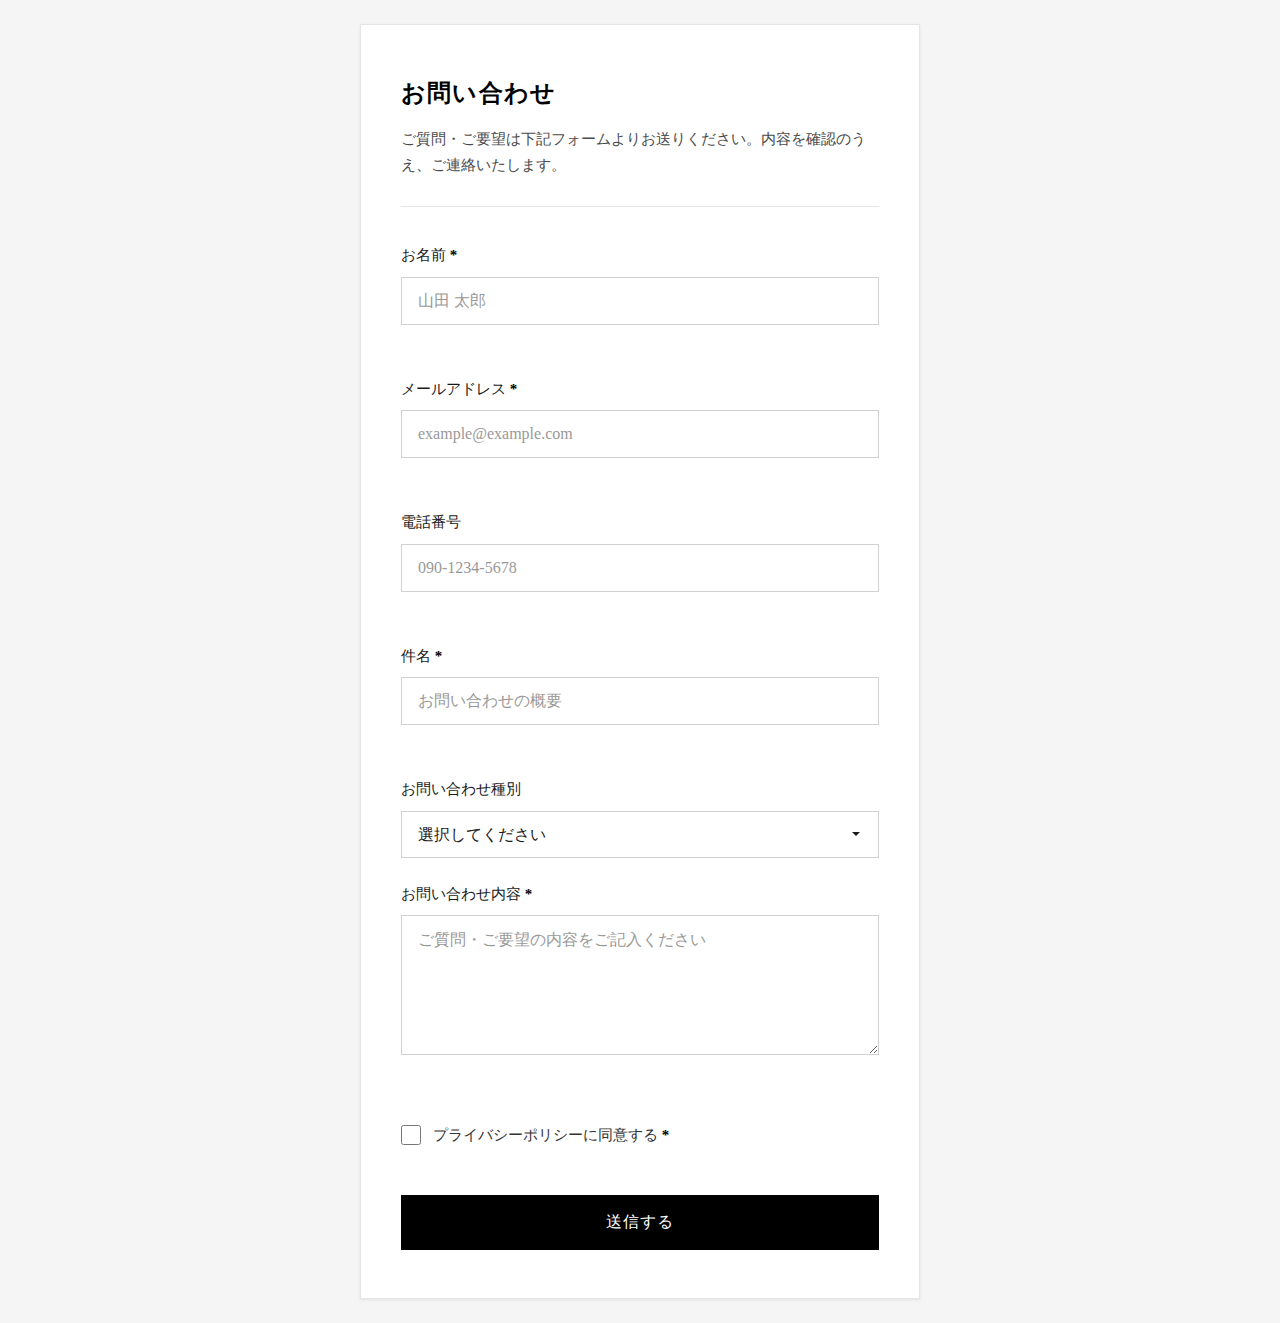
<file: シンプル_お問い合わせ/index.html>
<!DOCTYPE html>
<html lang="ja">
<head>
    <meta charset="UTF-8">
    <meta name="viewport" content="width=device-width, initial-scale=1.0">
    <title>お問い合わせ | Contact</title>
    <link rel="stylesheet" href="styles.css">
</head>
<body>
    <div class="container">
        <div class="form-wrapper">
            <header class="form-header">
                <h1>お問い合わせ</h1>
                <p class="subtitle">ご質問・ご要望は下記フォームよりお送りください。内容を確認のうえ、ご連絡いたします。</p>
            </header>

            <form id="contactForm" class="contact-form">
                <div class="form-group">
                    <label for="name">お名前 <span class="required">*</span></label>
                    <input type="text" id="name" name="name" required placeholder="山田 太郎">
                    <span class="error-message" id="nameError"></span>
                </div>

                <div class="form-group">
                    <label for="email">メールアドレス <span class="required">*</span></label>
                    <input type="email" id="email" name="email" required placeholder="example@example.com">
                    <span class="error-message" id="emailError"></span>
                </div>

                <div class="form-group">
                    <label for="phone">電話番号</label>
                    <input type="tel" id="phone" name="phone" placeholder="090-1234-5678">
                    <span class="error-message" id="phoneError"></span>
                </div>

                <div class="form-group">
                    <label for="subject">件名 <span class="required">*</span></label>
                    <input type="text" id="subject" name="subject" required placeholder="お問い合わせの概要">
                    <span class="error-message" id="subjectError"></span>
                </div>

                <div class="form-group">
                    <label for="category">お問い合わせ種別</label>
                    <select id="category" name="category">
                        <option value="">選択してください</option>
                        <option value="product">製品について</option>
                        <option value="service">サービスについて</option>
                        <option value="support">サポート</option>
                        <option value="other">その他</option>
                    </select>
                </div>

                <div class="form-group">
                    <label for="message">お問い合わせ内容 <span class="required">*</span></label>
                    <textarea id="message" name="message" rows="6" required placeholder="ご質問・ご要望の内容をご記入ください"></textarea>
                    <span class="error-message" id="messageError"></span>
                </div>

                <div class="form-group checkbox-group">
                    <label class="checkbox-label">
                        <input type="checkbox" id="privacy" name="privacy" required>
                        <span>プライバシーポリシーに同意する <span class="required">*</span></span>
                    </label>
                    <span class="error-message" id="privacyError"></span>
                </div>

                <button type="submit" class="submit-btn">
                    <span class="btn-text">送信する</span>
                    <span class="btn-loader" id="loader"></span>
                </button>

                <div class="success-message" id="successMessage">
                    <svg width="24" height="24" viewBox="0 0 24 24" fill="none" stroke="currentColor" stroke-width="2">
                        <path d="M20 6L9 17l-5-5"/>
                    </svg>
                    お問い合わせを受け付けました。内容を確認のうえ、ご連絡いたします。
                </div>
            </form>
        </div>
    </div>

    <script src="script.js"></script>
</body>
</html>
</file>
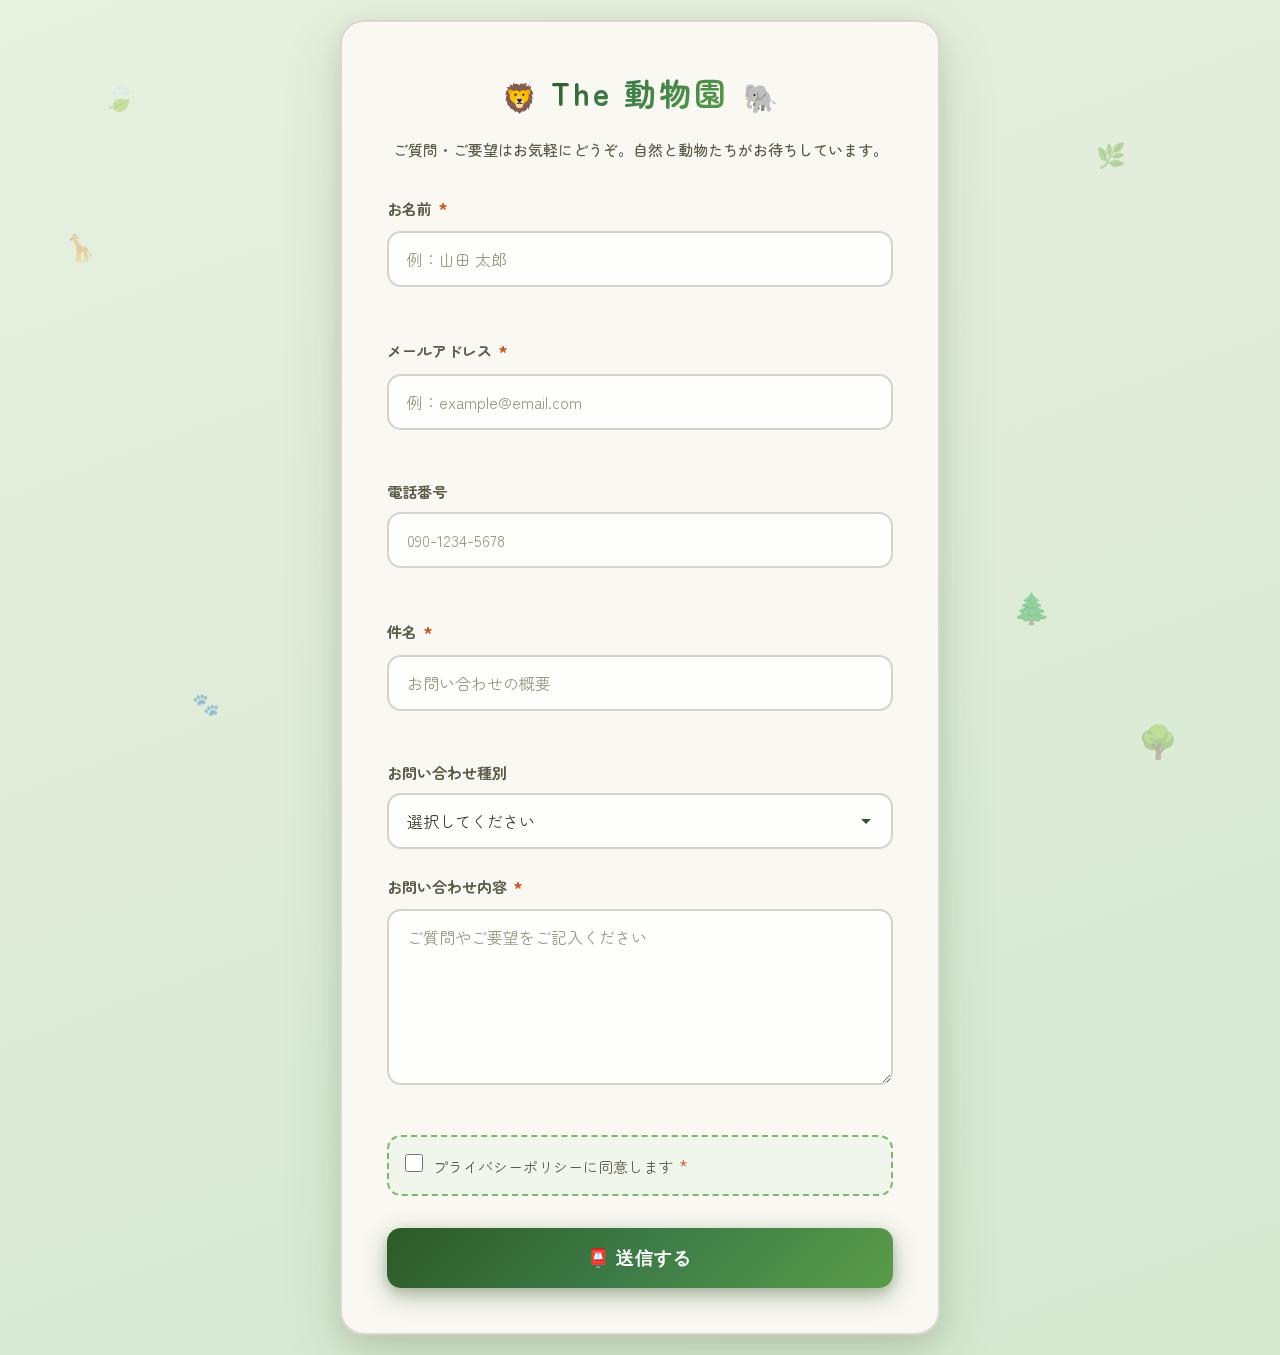
<file: 動物園_お問い合わせ/index.html>
<!DOCTYPE html>
<html lang="ja">
<head>
    <meta charset="UTF-8">
    <meta name="viewport" content="width=device-width, initial-scale=1.0">
    <title>お問い合わせ｜The 動物園</title>
    <link rel="stylesheet" href="styles.css">
    <link rel="preconnect" href="https://fonts.googleapis.com">
    <link rel="preconnect" href="https://fonts.gstatic.com" crossorigin>
    <link href="https://fonts.googleapis.com/css2?family=Zen+Maru+Gothic:wght@400;500;700&display=swap" rel="stylesheet">
</head>
<body>
    <div class="container">
        <div class="decorative-nature">
            <div class="leaf leaf-1">🍃</div>
            <div class="leaf leaf-2">🌿</div>
            <div class="leaf leaf-3">🐾</div>
            <div class="leaf leaf-4">🌳</div>
            <div class="leaf leaf-5">🦒</div>
            <div class="leaf leaf-6">🌲</div>
        </div>
        <div class="form-wrapper">
            <div class="header-decoration">
                <span class="icon-left">🦁</span>
                <h1>The 動物園</h1>
                <span class="icon-right">🐘</span>
            </div>
            <p class="subtitle">ご質問・ご要望はお気軽にどうぞ。自然と動物たちがお待ちしています。</p>
            
            <form id="contactForm" class="contact-form">
                <div class="form-group">
                    <label for="name">お名前 <span class="required">*</span></label>
                    <input type="text" id="name" name="name" required placeholder="例：山田 太郎">
                    <span class="error-message" id="nameError"></span>
                </div>

                <div class="form-group">
                    <label for="email">メールアドレス <span class="required">*</span></label>
                    <input type="email" id="email" name="email" required placeholder="例：example@email.com">
                    <span class="error-message" id="emailError"></span>
                </div>

                <div class="form-group">
                    <label for="phone">電話番号</label>
                    <input type="tel" id="phone" name="phone" placeholder="090-1234-5678">
                    <span class="error-message" id="phoneError"></span>
                </div>

                <div class="form-group">
                    <label for="subject">件名 <span class="required">*</span></label>
                    <input type="text" id="subject" name="subject" required placeholder="お問い合わせの概要">
                    <span class="error-message" id="subjectError"></span>
                </div>

                <div class="form-group">
                    <label for="category">お問い合わせ種別</label>
                    <select id="category" name="category">
                        <option value="">選択してください</option>
                        <option value="visit">入園・チケットについて</option>
                        <option value="animals">動物・展示について</option>
                        <option value="event">イベント・催しについて</option>
                        <option value="facility">施設・アクセスについて</option>
                        <option value="other">その他</option>
                    </select>
                </div>

                <div class="form-group">
                    <label for="message">お問い合わせ内容 <span class="required">*</span></label>
                    <textarea id="message" name="message" rows="6" required placeholder="ご質問やご要望をご記入ください"></textarea>
                    <span class="error-message" id="messageError"></span>
                </div>

                <div class="form-group checkbox-group">
                    <label class="checkbox-label">
                        <input type="checkbox" id="privacy" name="privacy" required>
                        <span>プライバシーポリシーに同意します <span class="required">*</span></span>
                    </label>
                    <span class="error-message" id="privacyError"></span>
                </div>

                <button type="submit" class="submit-btn">
                    <span class="btn-text">📮 送信する</span>
                    <span class="btn-loader" id="loader"></span>
                </button>

                <div class="success-message" id="successMessage">
                    <svg width="24" height="24" viewBox="0 0 24 24" fill="none" stroke="currentColor" stroke-width="2">
                        <path d="M20 6L9 17l-5-5"/>
                    </svg>
                    お問い合わせありがとうございます。送信が完了しました。
                </div>
            </form>
        </div>
    </div>

    <script src="script.js"></script>
</body>
</html>
</file>
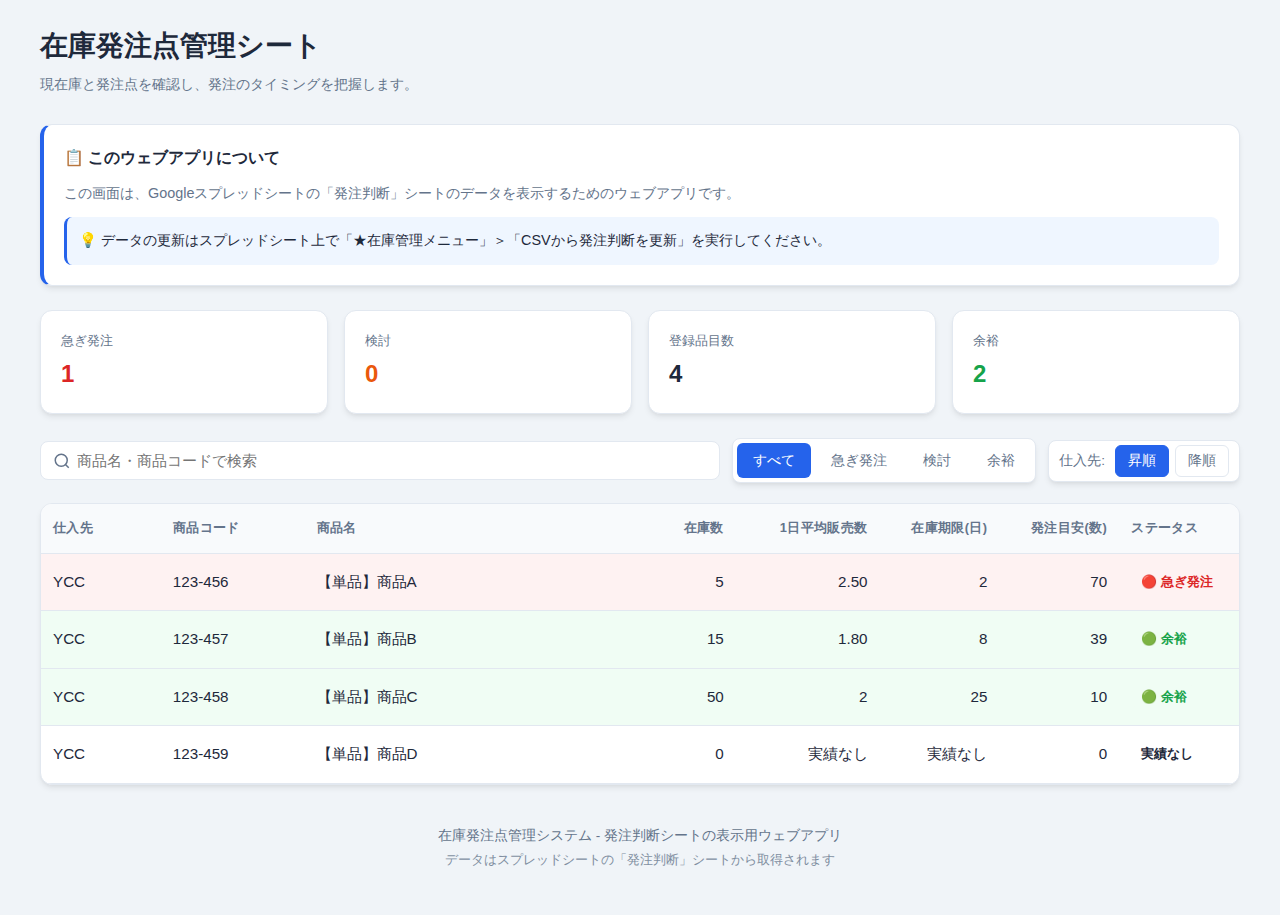
<file: 在庫発注点管理/index.html>
<!DOCTYPE html>
<html lang="ja">
<head>
    <meta charset="UTF-8">
    <meta name="viewport" content="width=device-width, initial-scale=1.0">
    <title>在庫発注点管理シート</title>
    <link rel="stylesheet" href="styles.css">
</head>
<body>
    <div class="app">
        <header class="page-header">
            <h1>在庫発注点管理シート</h1>
            <p>現在庫と発注点を確認し、発注のタイミングを把握します。</p>
        </header>

        <div class="info-section">
            <div class="info-box">
                <h3>📋 このウェブアプリについて</h3>
                <p>この画面は、Googleスプレッドシートの「発注判断」シートのデータを表示するためのウェブアプリです。</p>
                <p class="info-note">💡 データの更新はスプレッドシート上で「★在庫管理メニュー」＞「CSVから発注判断を更新」を実行してください。</p>
            </div>
        </div>

        <section class="summary-cards">
            <div class="summary-card urgent">
                <div class="label">急ぎ発注</div>
                <div class="value" id="summaryUrgent">0</div>
            </div>
            <div class="summary-card review">
                <div class="label">検討</div>
                <div class="value" id="summaryReview">0</div>
            </div>
            <div class="summary-card">
                <div class="label">登録品目数</div>
                <div class="value" id="summaryTotal">0</div>
            </div>
            <div class="summary-card normal">
                <div class="label">余裕</div>
                <div class="value" id="summaryOk">0</div>
            </div>
        </section>

        <div class="toolbar">
            <div class="search-wrap">
                <input type="text" id="searchInput" placeholder="商品名・商品コードで検索" aria-label="検索" role="searchbox" autocomplete="off">
                <button type="button" class="search-clear" id="searchClear" aria-label="検索をクリア" hidden>×</button>
            </div>
            <div class="filter-tabs" role="tablist">
                <button type="button" role="tab" data-filter="all" class="active">すべて</button>
                <button type="button" role="tab" data-filter="urgent">急ぎ発注</button>
                <button type="button" role="tab" data-filter="review">検討</button>
                <button type="button" role="tab" data-filter="ok">余裕</button>
            </div>
            <div class="sort-wrap">
                <span class="sort-label">仕入先:</span>
                <button type="button" class="sort-btn" data-sort="asc" id="sortAsc" aria-pressed="true">昇順</button>
                <button type="button" class="sort-btn" data-sort="desc" id="sortDesc" aria-pressed="false">降順</button>
            </div>
        </div>

        <div class="table-wrap">
            <table>
                <thead>
                    <tr>
                        <th>仕入先</th>
                        <th>商品コード</th>
                        <th>商品名</th>
                        <th class="num">在庫数</th>
                        <th class="num">1日平均販売数</th>
                        <th class="num">在庫期限(日)</th>
                        <th class="num">発注目安(数)</th>
                        <th>ステータス</th>
                    </tr>
                </thead>
                <tbody id="tableBody">
                    <!-- script.js で行を生成 -->
                </tbody>
            </table>
            <div class="empty-state" id="emptyState" hidden>
                <p>該当する品目がありません。</p>
            </div>
        </div>

        <footer class="app-footer">
            <p>在庫発注点管理システム - 発注判断シートの表示用ウェブアプリ</p>
            <p class="footer-note">データはスプレッドシートの「発注判断」シートから取得されます</p>
        </footer>
    </div>

    <script src="script.js"></script>
</body>
</html>
</file>
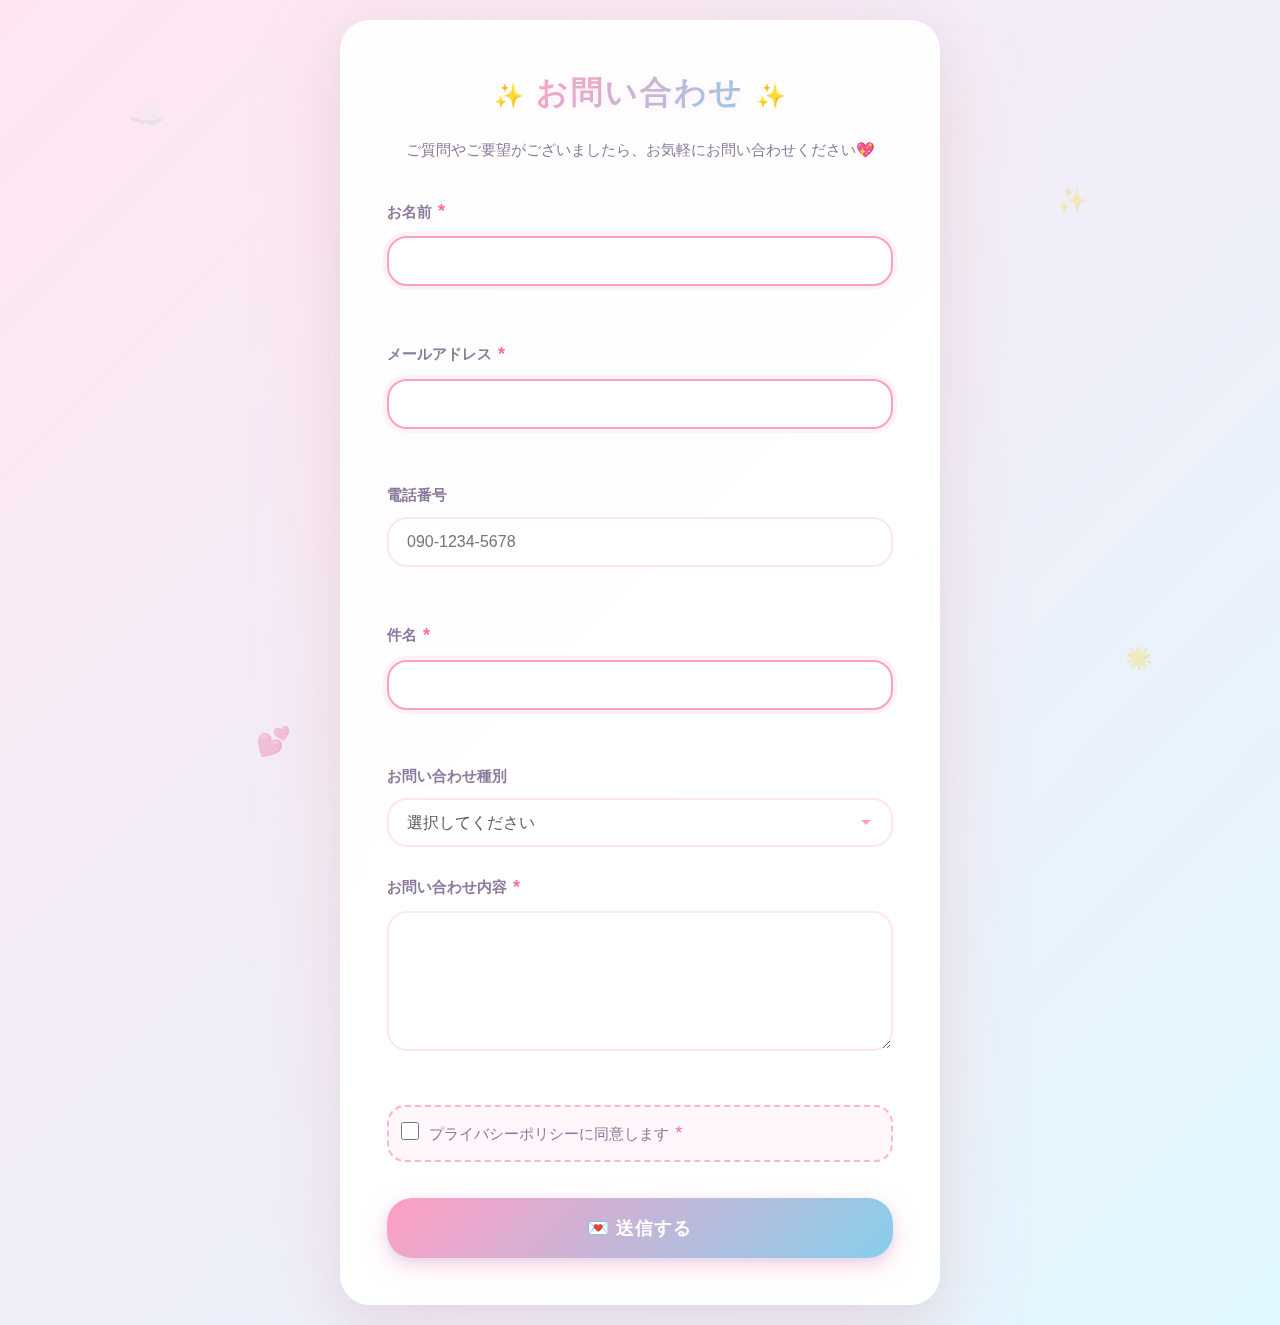
<file: 夢ふわ_お問い合わせ/index.html>
<!DOCTYPE html>
<html lang="ja">
<head>
    <meta charset="UTF-8">
    <meta name="viewport" content="width=device-width, initial-scale=1.0">
    <title>お問い合わせフォーム</title>
    <link rel="stylesheet" href="styles.css">
</head>
<body>
    <div class="container">
        <div class="decorative-clouds">
            <div class="cloud cloud-1">☁️</div>
            <div class="cloud cloud-2">✨</div>
            <div class="cloud cloud-3">💕</div>
            <div class="cloud cloud-4">🌟</div>
        </div>
        <div class="form-wrapper">
            <div class="header-decoration">
                <span class="sparkle">✨</span>
                <h1>お問い合わせ</h1>
                <span class="sparkle">✨</span>
            </div>
            <p class="subtitle">ご質問やご要望がございましたら、お気軽にお問い合わせください💖</p>
            
            <form id="contactForm" class="contact-form">
                <div class="form-group">
                    <label for="name">お名前 <span class="required">*</span></label>
                    <input type="text" id="name" name="name" required>
                    <span class="error-message" id="nameError"></span>
                </div>

                <div class="form-group">
                    <label for="email">メールアドレス <span class="required">*</span></label>
                    <input type="email" id="email" name="email" required>
                    <span class="error-message" id="emailError"></span>
                </div>

                <div class="form-group">
                    <label for="phone">電話番号</label>
                    <input type="tel" id="phone" name="phone" placeholder="090-1234-5678">
                    <span class="error-message" id="phoneError"></span>
                </div>

                <div class="form-group">
                    <label for="subject">件名 <span class="required">*</span></label>
                    <input type="text" id="subject" name="subject" required>
                    <span class="error-message" id="subjectError"></span>
                </div>

                <div class="form-group">
                    <label for="category">お問い合わせ種別</label>
                    <select id="category" name="category">
                        <option value="">選択してください</option>
                        <option value="product">製品について</option>
                        <option value="service">サービスについて</option>
                        <option value="support">サポート</option>
                        <option value="other">その他</option>
                    </select>
                </div>

                <div class="form-group">
                    <label for="message">お問い合わせ内容 <span class="required">*</span></label>
                    <textarea id="message" name="message" rows="6" required></textarea>
                    <span class="error-message" id="messageError"></span>
                </div>

                <div class="form-group checkbox-group">
                    <label class="checkbox-label">
                        <input type="checkbox" id="privacy" name="privacy" required>
                        <span>プライバシーポリシーに同意します <span class="required">*</span></span>
                    </label>
                    <span class="error-message" id="privacyError"></span>
                </div>

                <button type="submit" class="submit-btn">
                    <span class="btn-text">💌 送信する</span>
                    <span class="btn-loader" id="loader"></span>
                </button>

                <div class="success-message" id="successMessage">
                    <svg width="24" height="24" viewBox="0 0 24 24" fill="none" stroke="currentColor" stroke-width="2">
                        <path d="M20 6L9 17l-5-5"/>
                    </svg>
                    お問い合わせありがとうございます。送信が完了しました。
                </div>
            </form>
        </div>
    </div>

    <script src="script.js"></script>
</body>
</html>
</file>
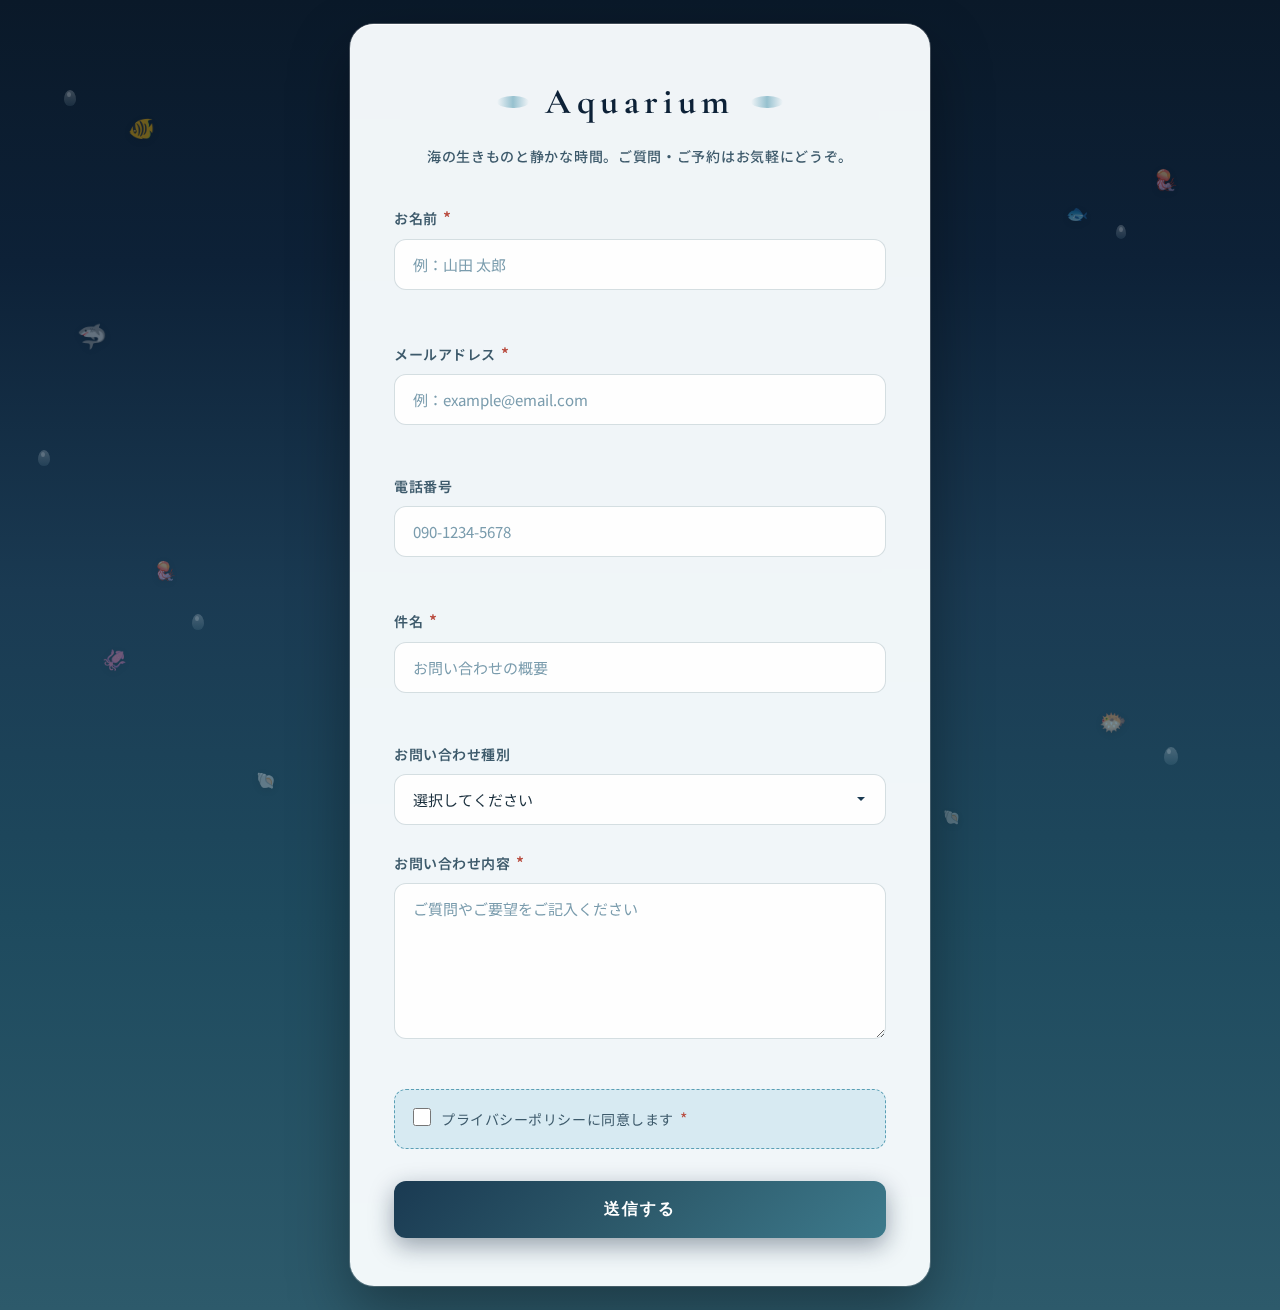
<file: 水族館_お問い合わせ/index.html>
<!DOCTYPE html>
<html lang="ja">
<head>
    <meta charset="UTF-8">
    <meta name="viewport" content="width=device-width, initial-scale=1.0">
    <title>お問い合わせ｜Aquarium</title>
    <link rel="stylesheet" href="styles.css">
    <link rel="preconnect" href="https://fonts.googleapis.com">
    <link rel="preconnect" href="https://fonts.gstatic.com" crossorigin>
    <link href="https://fonts.googleapis.com/css2?family=Cormorant+Garamond:ital,wght@0,400;0,600;0,700;1,400&family=Noto+Sans+JP:wght@400;500;600;700&display=swap" rel="stylesheet">
</head>
<body>
    <div class="aquarium-bg">
        <div class="bubbles">
            <span class="bubble"></span>
            <span class="bubble"></span>
            <span class="bubble"></span>
            <span class="bubble"></span>
            <span class="bubble"></span>
            <span class="bubble"></span>
            <span class="bubble"></span>
            <span class="bubble"></span>
            <span class="bubble"></span>
            <span class="bubble"></span>
        </div>
        <div class="droplets">
            <span class="droplet"></span>
            <span class="droplet"></span>
            <span class="droplet"></span>
            <span class="droplet"></span>
            <span class="droplet"></span>
        </div>
        <div class="marine-deco">
            <span class="fish fish-1">🐠</span>
            <span class="fish fish-2">🐟</span>
            <span class="fish fish-3">🦑</span>
            <span class="fish fish-4">🐡</span>
            <span class="fish fish-5">🦈</span>
            <span class="jelly jelly-1">🪼</span>
            <span class="jelly jelly-2">🪼</span>
            <span class="shell shell-1">🐚</span>
            <span class="shell shell-2">🐚</span>
        </div>
    </div>

    <div class="container">
        <div class="form-wrapper">
            <div class="header-decoration">
                <span class="wave-icon wave-left"></span>
                <h1>Aquarium</h1>
                <span class="wave-icon wave-right"></span>
            </div>
            <p class="subtitle">海の生きものと静かな時間。ご質問・ご予約はお気軽にどうぞ。</p>

            <form id="contactForm" class="contact-form">
                <div class="form-group">
                    <label for="name">お名前 <span class="required">*</span></label>
                    <input type="text" id="name" name="name" required placeholder="例：山田 太郎">
                    <span class="error-message" id="nameError"></span>
                </div>

                <div class="form-group">
                    <label for="email">メールアドレス <span class="required">*</span></label>
                    <input type="email" id="email" name="email" required placeholder="例：example@email.com">
                    <span class="error-message" id="emailError"></span>
                </div>

                <div class="form-group">
                    <label for="phone">電話番号</label>
                    <input type="tel" id="phone" name="phone" placeholder="090-1234-5678">
                    <span class="error-message" id="phoneError"></span>
                </div>

                <div class="form-group">
                    <label for="subject">件名 <span class="required">*</span></label>
                    <input type="text" id="subject" name="subject" required placeholder="お問い合わせの概要">
                    <span class="error-message" id="subjectError"></span>
                </div>

                <div class="form-group">
                    <label for="category">お問い合わせ種別</label>
                    <select id="category" name="category">
                        <option value="">選択してください</option>
                        <option value="visit">入館・チケットについて</option>
                        <option value="exhibit">展示・生きものについて</option>
                        <option value="event">イベント・ナイトアクアリウムについて</option>
                        <option value="facility">施設・アクセスについて</option>
                        <option value="other">その他</option>
                    </select>
                </div>

                <div class="form-group">
                    <label for="message">お問い合わせ内容 <span class="required">*</span></label>
                    <textarea id="message" name="message" rows="6" required placeholder="ご質問やご要望をご記入ください"></textarea>
                    <span class="error-message" id="messageError"></span>
                </div>

                <div class="form-group checkbox-group">
                    <label class="checkbox-label">
                        <input type="checkbox" id="privacy" name="privacy" required>
                        <span>プライバシーポリシーに同意します <span class="required">*</span></span>
                    </label>
                    <span class="error-message" id="privacyError"></span>
                </div>

                <button type="submit" class="submit-btn">
                    <span class="btn-text">送信する</span>
                    <span class="btn-loader" id="loader"></span>
                </button>

                <div class="success-message" id="successMessage">
                    <svg width="24" height="24" viewBox="0 0 24 24" fill="none" stroke="currentColor" stroke-width="2">
                        <path d="M20 6L9 17l-5-5"/>
                    </svg>
                    お問い合わせありがとうございます。送信が完了しました。
                </div>
            </form>
        </div>
    </div>

    <script src="script.js"></script>
</body>
</html>
</file>
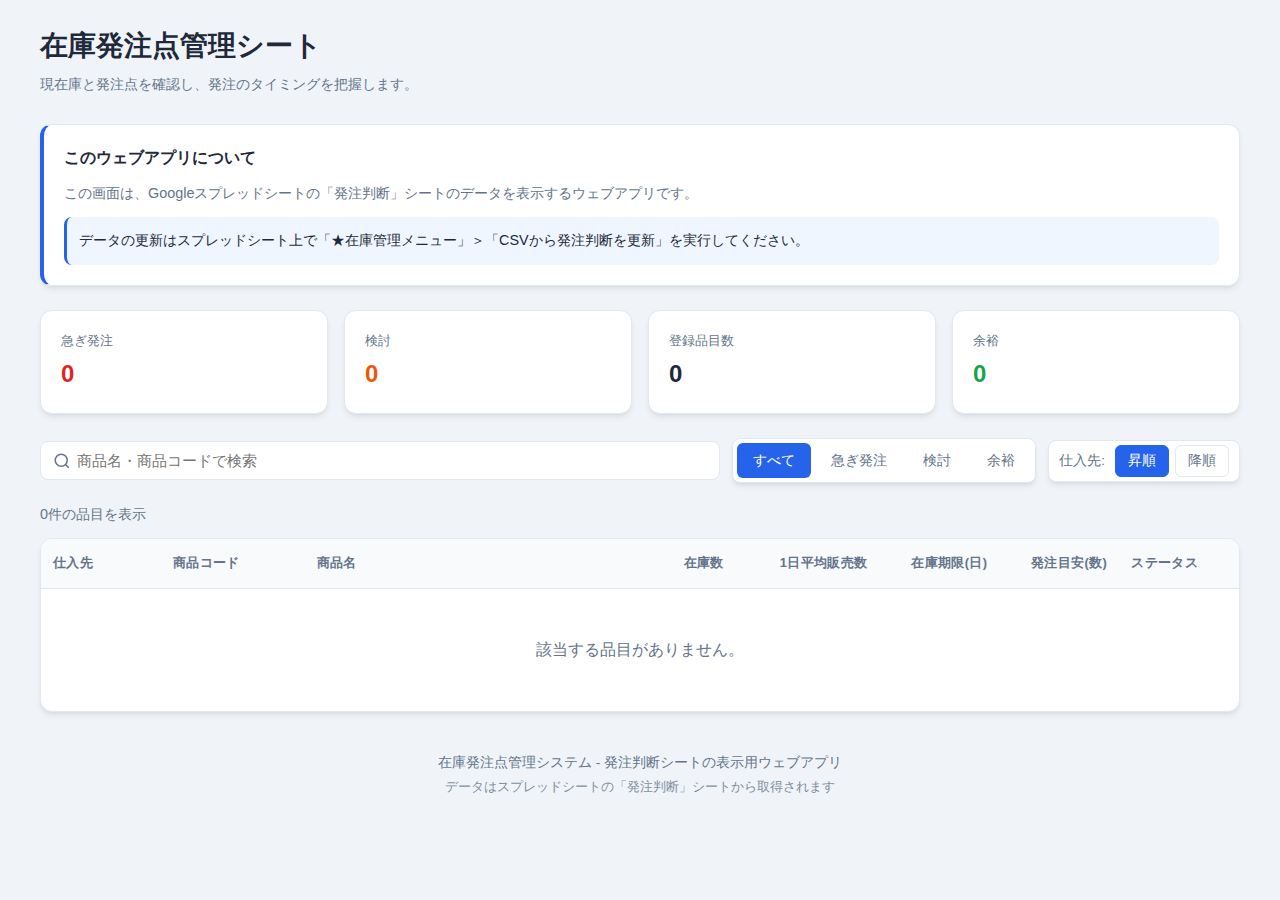
<file: 在庫発注点管理/GAS用_WebApp.html>
<!DOCTYPE html>
<html lang="ja">
<head>
    <meta charset="UTF-8">
    <meta name="viewport" content="width=device-width, initial-scale=1.0">
    <title>在庫発注点管理シート</title>
    <style>
/* 在庫発注点管理シート - ウェブアプリ用スタイル（GAS用に埋め込み） */
* { margin: 0; padding: 0; box-sizing: border-box; }
:root {
    --bg-page: #f0f4f8;
    --card-bg: #ffffff;
    --primary: #2563eb;
    --primary-hover: #1d4ed8;
    --danger: #dc2626;
    --danger-bg: #fef2f2;
    --success: #16a34a;
    --success-bg: #f0fdf4;
    --warning: #ea580c;
    --warning-bg: #fff7ed;
    --text: #1e293b;
    --text-muted: #64748b;
    --border: #e2e8f0;
    --shadow: 0 4px 6px -1px rgba(0, 0, 0, 0.08), 0 2px 4px -2px rgba(0, 0, 0, 0.06);
    --radius: 12px;
    --radius-sm: 8px;
}
body {
    font-family: 'Hiragino Kaku Gothic ProN', 'Hiragino Sans', 'Yu Gothic', 'Meiryo', sans-serif;
    background: var(--bg-page);
    color: var(--text);
    min-height: 100vh;
    line-height: 1.6;
    padding: 24px;
}
.app { max-width: 1200px; margin: 0 auto; }
.page-header { margin-bottom: 28px; }
.page-header h1 { font-size: 1.75rem; font-weight: 700; color: var(--text); margin-bottom: 4px; }
.page-header p { color: var(--text-muted); font-size: 0.9rem; }
.summary-cards {
    display: grid;
    grid-template-columns: repeat(auto-fit, minmax(180px, 1fr));
    gap: 16px;
    margin-bottom: 24px;
}
.summary-card {
    background: var(--card-bg);
    border-radius: var(--radius);
    padding: 20px;
    box-shadow: var(--shadow);
    border: 1px solid var(--border);
}
.summary-card .label { font-size: 0.8rem; color: var(--text-muted); margin-bottom: 4px; }
.summary-card .value { font-size: 1.5rem; font-weight: 700; color: var(--text); }
.summary-card.urgent .value { color: var(--danger); }
.summary-card.review .value { color: var(--warning); }
.summary-card.normal .value { color: var(--success); }
.info-section { margin-bottom: 24px; }
.info-box {
    background: var(--card-bg);
    border-radius: var(--radius);
    padding: 20px;
    box-shadow: var(--shadow);
    border: 1px solid var(--border);
    border-left: 4px solid var(--primary);
}
.info-box h3 { font-size: 1rem; font-weight: 600; color: var(--text); margin-bottom: 12px; }
.info-box p { font-size: 0.9rem; color: var(--text-muted); margin-bottom: 8px; line-height: 1.6; }
.info-box p:last-child { margin-bottom: 0; }
.info-note {
    background: #eff6ff;
    padding: 12px;
    border-radius: var(--radius-sm);
    border-left: 3px solid var(--primary);
    margin-top: 12px !important;
    color: var(--text) !important;
}
.toolbar {
    display: flex;
    flex-wrap: wrap;
    gap: 12px;
    align-items: center;
    margin-bottom: 20px;
}
.toolbar .search-wrap { flex: 1; min-width: 200px; position: relative; }
.toolbar .search-wrap input {
    width: 100%;
    padding: 10px 36px 10px 36px;
    border: 1px solid var(--border);
    border-radius: var(--radius-sm);
    font-size: 0.95rem;
    background: var(--card-bg) url("data:image/svg+xml,%3Csvg xmlns='http://www.w3.org/2000/svg' width='18' height='18' viewBox='0 0 24 24' fill='none' stroke='%2364748b' stroke-width='2'%3E%3Ccircle cx='11' cy='11' r='8'/%3E%3Cpath d='m21 21-4.35-4.35'/%3E%3C/svg%3E") no-repeat 12px center;
}
.toolbar .search-wrap input:focus {
    outline: none;
    border-color: var(--primary);
    box-shadow: 0 0 0 3px rgba(37, 99, 235, 0.15);
}
.search-clear[hidden] { display: none !important; }
.search-clear {
    position: absolute;
    right: 8px;
    top: 50%;
    transform: translateY(-50%);
    width: 24px;
    height: 24px;
    border: none;
    background: transparent;
    color: var(--text-muted);
    font-size: 1.2rem;
    font-weight: 300;
    line-height: 1;
    cursor: pointer;
    border-radius: 50%;
    display: flex;
    align-items: center;
    justify-content: center;
    transition: background 0.2s, color 0.2s;
    padding: 0;
}
.search-clear:hover { background: var(--bg-page); color: var(--text); }
.search-clear:active { background: var(--border); }
.filter-tabs {
    display: flex;
    gap: 4px;
    background: var(--card-bg);
    padding: 4px;
    border-radius: var(--radius-sm);
    border: 1px solid var(--border);
    box-shadow: var(--shadow);
}
.filter-tabs button {
    padding: 8px 16px;
    border: none;
    border-radius: 6px;
    font-size: 0.9rem;
    background: transparent;
    color: var(--text-muted);
    cursor: pointer;
    transition: background 0.2s, color 0.2s;
}
.filter-tabs button:hover { color: var(--text); background: var(--bg-page); }
.filter-tabs button.active { background: var(--primary); color: white; }
.sort-wrap {
    display: flex;
    align-items: center;
    gap: 6px;
    background: var(--card-bg);
    padding: 4px 10px;
    border-radius: var(--radius-sm);
    border: 1px solid var(--border);
    box-shadow: var(--shadow);
}
.sort-label { font-size: 0.85rem; color: var(--text-muted); margin-right: 4px; }
.sort-btn {
    padding: 6px 12px;
    border: 1px solid var(--border);
    border-radius: 6px;
    font-size: 0.85rem;
    background: var(--card-bg);
    color: var(--text-muted);
    cursor: pointer;
    transition: background 0.2s, color 0.2s, border-color 0.2s;
}
.sort-btn:hover { color: var(--text); border-color: var(--primary); background: #f8fafc; }
.sort-btn[aria-pressed="true"] { background: var(--primary); color: white; border-color: var(--primary); }
.result-count { font-size: 0.9rem; color: var(--text-muted); margin-bottom: 12px; min-height: 1.4em; }
.table-wrap {
    background: var(--card-bg);
    border-radius: var(--radius);
    box-shadow: var(--shadow);
    border: 1px solid var(--border);
    overflow: hidden;
    margin-bottom: 24px;
}
.table-wrap table { width: 100%; border-collapse: collapse; table-layout: fixed; }
.table-wrap th {
    text-align: left;
    padding: 14px 12px;
    font-size: 0.8rem;
    font-weight: 600;
    color: var(--text-muted);
    text-transform: uppercase;
    letter-spacing: 0.03em;
    background: #f8fafc;
    border-bottom: 1px solid var(--border);
}
.table-wrap th:nth-child(1) { width: 10%; }
.table-wrap th:nth-child(2) { width: 12%; }
.table-wrap th:nth-child(3) { width: 28%; }
.table-wrap th:nth-child(4) { width: 8%; }
.table-wrap th:nth-child(5) { width: 12%; }
.table-wrap th:nth-child(6) { width: 10%; }
.table-wrap th:nth-child(7) { width: 10%; }
.table-wrap th:nth-child(8) { width: 10%; }
.table-wrap td {
    padding: 14px 12px;
    border-bottom: 1px solid var(--border);
    font-size: 0.95rem;
    overflow: hidden;
    text-overflow: ellipsis;
    white-space: nowrap;
}
.table-wrap td:nth-child(3) { white-space: normal; word-break: break-word; max-width: 0; }
.table-wrap tbody tr { transition: background 0.15s; }
.table-wrap tbody tr:hover { background: #f8fafc; }
.table-wrap tbody tr.status-urgent { background: var(--danger-bg); }
.table-wrap tbody tr.status-urgent:hover { background: #fee2e2; }
.table-wrap tbody tr.status-review { background: var(--warning-bg); }
.table-wrap tbody tr.status-review:hover { background: #ffedd5; }
.table-wrap tbody tr.status-ok { background: var(--success-bg); }
.table-wrap tbody tr.status-ok:hover { background: #dcfce7; }
.table-wrap .num { text-align: right; font-variant-numeric: tabular-nums; }
.table-wrap .status {
    display: inline-block;
    padding: 4px 10px;
    border-radius: 9999px;
    font-size: 0.8rem;
    font-weight: 600;
}
.table-wrap .status.urgent { background: var(--danger-bg); color: var(--danger); }
.table-wrap .status.review { background: var(--warning-bg); color: var(--warning); }
.table-wrap .status.ok { background: var(--success-bg); color: var(--success); }
.empty-state { text-align: center; padding: 48px 24px; color: var(--text-muted); }
.app-footer { font-size: 0.85rem; color: var(--text-muted); text-align: center; padding: 16px; }
.app-footer p { margin-bottom: 4px; }
.footer-note { font-size: 0.8rem; opacity: 0.8; }
@media (max-width: 768px) {
    body { padding: 16px; }
    .table-wrap { overflow-x: auto; -webkit-overflow-scrolling: touch; }
    .table-wrap table { min-width: 900px; table-layout: auto; }
    .toolbar { flex-direction: column; align-items: stretch; }
    .toolbar .search-wrap { min-width: 100%; }
    .filter-tabs { justify-content: center; }
    .sort-wrap { width: 100%; justify-content: center; }
}
    </style>
</head>
<body>
    <div class="app">
        <header class="page-header">
            <h1>在庫発注点管理シート</h1>
            <p>現在庫と発注点を確認し、発注のタイミングを把握します。</p>
        </header>

        <div class="info-section">
            <div class="info-box">
                <h3>このウェブアプリについて</h3>
                <p>この画面は、Googleスプレッドシートの「発注判断」シートのデータを表示するウェブアプリです。</p>
                <p class="info-note">データの更新はスプレッドシート上で「★在庫管理メニュー」＞「CSVから発注判断を更新」を実行してください。</p>
            </div>
        </div>

        <section class="summary-cards">
            <div class="summary-card urgent">
                <div class="label">急ぎ発注</div>
                <div class="value" id="summaryUrgent">0</div>
            </div>
            <div class="summary-card review">
                <div class="label">検討</div>
                <div class="value" id="summaryReview">0</div>
            </div>
            <div class="summary-card">
                <div class="label">登録品目数</div>
                <div class="value" id="summaryTotal">0</div>
            </div>
            <div class="summary-card normal">
                <div class="label">余裕</div>
                <div class="value" id="summaryOk">0</div>
            </div>
        </section>

        <div class="toolbar">
            <div class="search-wrap">
                <input type="text" id="searchInput" placeholder="商品名・商品コードで検索" aria-label="検索" role="searchbox" autocomplete="off">
                <button type="button" class="search-clear" id="searchClear" aria-label="検索をクリア" hidden>×</button>
            </div>
            <div class="filter-tabs" role="tablist">
                <button type="button" role="tab" data-filter="all" class="active">すべて</button>
                <button type="button" role="tab" data-filter="urgent">急ぎ発注</button>
                <button type="button" role="tab" data-filter="review">検討</button>
                <button type="button" role="tab" data-filter="ok">余裕</button>
            </div>
            <div class="sort-wrap">
                <span class="sort-label">仕入先:</span>
                <button type="button" class="sort-btn" data-sort="asc" id="sortAsc" aria-pressed="true">昇順</button>
                <button type="button" class="sort-btn" data-sort="desc" id="sortDesc" aria-pressed="false">降順</button>
            </div>
        </div>

        <p class="result-count" id="resultCount" aria-live="polite"></p>

        <div class="table-wrap">
            <table>
                <thead>
                    <tr>
                        <th>仕入先</th>
                        <th>商品コード</th>
                        <th>商品名</th>
                        <th class="num">在庫数</th>
                        <th class="num">1日平均販売数</th>
                        <th class="num">在庫期限(日)</th>
                        <th class="num">発注目安(数)</th>
                        <th>ステータス</th>
                    </tr>
                </thead>
                <tbody id="tableBody"></tbody>
            </table>
            <div class="empty-state" id="emptyState" hidden>
                <p>該当する品目がありません。</p>
            </div>
        </div>

        <footer class="app-footer">
            <p>在庫発注点管理システム - 発注判断シートの表示用ウェブアプリ</p>
            <p class="footer-note">データはスプレッドシートの「発注判断」シートから取得されます</p>
        </footer>
    </div>

    <script>
(function() {
    'use strict';

    var items = [];
    var currentFilter = 'all';
    var searchQuery = '';
    var supplierSort = 'asc';

    var tableBody = document.getElementById('tableBody');
    var emptyState = document.getElementById('emptyState');
    var searchInput = document.getElementById('searchInput');
    var searchClear = document.getElementById('searchClear');
    var filterButtons = document.querySelectorAll('.filter-tabs button[data-filter]');
    var summaryUrgent = document.getElementById('summaryUrgent');
    var summaryReview = document.getElementById('summaryReview');
    var summaryTotal = document.getElementById('summaryTotal');
    var summaryOk = document.getElementById('summaryOk');
    var resultCount = document.getElementById('resultCount');

    function getStatus(expiryDays) {
        if (expiryDays === null || expiryDays === undefined || expiryDays === '実績なし' || expiryDays === 999) {
            return { label: '実績なし', class: '', emoji: '' };
        }
        var floorDays = Math.floor(expiryDays);
        if (floorDays <= 3) return { label: '急ぎ発注', class: 'urgent', emoji: '🔴' };
        if (floorDays <= 7) return { label: '検討', class: 'review', emoji: '🟡' };
        return { label: '余裕', class: 'ok', emoji: '🟢' };
    }

    function getRowClass(status) {
        if (status === '急ぎ発注') return 'status-urgent';
        if (status === '検討') return 'status-review';
        if (status === '余裕') return 'status-ok';
        return '';
    }

    function normalizeForSearch(str) {
        if (str == null || typeof str !== 'string') return '';
        return str
            .replace(/[\u30FB\u00B7\u2022\u2219・]/g, '')
            .replace(/\s+/g, '')
            .toLowerCase()
            .trim();
    }

    function matchesSearch(item) {
        if (!searchQuery.trim()) return true;
        var q = normalizeForSearch(searchQuery);
        if (!q) return true;
        return (item.name && normalizeForSearch(item.name).indexOf(q) !== -1) ||
               (item.code && normalizeForSearch(item.code).indexOf(q) !== -1) ||
               (item.supplier && normalizeForSearch(item.supplier).indexOf(q) !== -1);
    }

    function matchesFilter(item) {
        if (currentFilter === 'all') return true;
        if (currentFilter === 'urgent') return item.status === '急ぎ発注';
        if (currentFilter === 'review') return item.status === '検討';
        if (currentFilter === 'ok') return item.status === '余裕';
        return true;
    }

    function getFilteredItems() {
        var filtered = items.filter(function(item) {
            return matchesSearch(item) && matchesFilter(item);
        });
        var aVal = function(item) { return (item.supplier || '').toString(); };
        return filtered.slice().sort(function(a, b) {
            var va = aVal(a), vb = aVal(b);
            var cmp = va.localeCompare(vb, 'ja');
            return supplierSort === 'asc' ? cmp : -cmp;
        });
    }

    function formatNumber(value) {
        if (value == null || value === '' || value === '実績なし' || value === 999) return '実績なし';
        if (typeof value === 'number') {
            return value % 1 === 0 ? value.toString() : value.toFixed(2);
        }
        return value;
    }

    function escapeHtml(s) {
        if (s == null) return '';
        var div = document.createElement('div');
        div.textContent = s;
        return div.innerHTML;
    }

    function renderRow(item) {
        var tr = document.createElement('tr');
        var rowClass = getRowClass(item.status);
        if (rowClass) tr.classList.add(rowClass);
        var statusInfo = getStatus(item.expiryDays);
        var statusClass = statusInfo.class;
        var statusLabel = statusInfo.emoji + ' ' + statusInfo.label;
        tr.innerHTML =
            '<td>' + escapeHtml(item.supplier || '—') + '</td>' +
            '<td>' + escapeHtml(item.code || '—') + '</td>' +
            '<td>' + escapeHtml(item.name || '—') + '</td>' +
            '<td class="num">' + formatNumber(item.stock) + '</td>' +
            '<td class="num">' + formatNumber(item.avgSales) + '</td>' +
            '<td class="num">' + formatNumber(item.expiryDays) + '</td>' +
            '<td class="num">' + formatNumber(item.reorderPoint) + '</td>' +
            '<td><span class="status ' + statusClass + '">' + escapeHtml(statusLabel) + '</span></td>';
        return tr;
    }

    function renderTable() {
        var filteredItems = getFilteredItems();
        tableBody.innerHTML = '';
        filteredItems.forEach(function(item) {
            tableBody.appendChild(renderRow(item));
        });
        emptyState.hidden = filteredItems.length > 0;
        if (resultCount) resultCount.textContent = filteredItems.length + '件の品目を表示';
    }

    function updateSummary() {
        var urgentCount = items.filter(function(item) { return item.status === '急ぎ発注'; }).length;
        var reviewCount = items.filter(function(item) { return item.status === '検討'; }).length;
        var okCount = items.filter(function(item) { return item.status === '余裕'; }).length;
        summaryUrgent.textContent = urgentCount;
        summaryReview.textContent = reviewCount;
        summaryOk.textContent = okCount;
        summaryTotal.textContent = items.length;
    }

    function setActiveFilter(filter) {
        currentFilter = filter;
        filterButtons.forEach(function(btn) {
            btn.classList.toggle('active', btn.getAttribute('data-filter') === filter);
        });
        renderTable();
    }

    function setSupplierSort(sort) {
        supplierSort = sort;
        var sortAsc = document.getElementById('sortAsc');
        var sortDesc = document.getElementById('sortDesc');
        if (sortAsc) sortAsc.setAttribute('aria-pressed', sort === 'asc' ? 'true' : 'false');
        if (sortDesc) sortDesc.setAttribute('aria-pressed', sort === 'desc' ? 'true' : 'false');
        renderTable();
    }

    function onSearch() {
        searchQuery = searchInput.value;
        if (searchClear) searchClear.hidden = searchQuery.trim() === '';
        renderTable();
    }

    function clearSearch() {
        searchInput.value = '';
        searchQuery = '';
        if (searchClear) searchClear.hidden = true;
        renderTable();
        searchInput.focus();
    }

    function applyData(data) {
        items = data || [];
        items.forEach(function(item) {
            var statusInfo = getStatus(item.expiryDays);
            item.status = statusInfo.label;
        });
        updateSummary();
        renderTable();
    }

    // GAS からデータ取得（Web App として開いている場合）
    if (typeof google !== 'undefined' && google.script && google.script.run) {
        google.script.run
            .withSuccessHandler(applyData)
            .withFailureHandler(function(err) {
                console.error(err);
                applyData([]);
            })
            .getOrderJudgmentData();
    } else {
        applyData([]);
    }

    filterButtons.forEach(function(btn) {
        btn.addEventListener('click', function() {
            setActiveFilter(btn.getAttribute('data-filter'));
        });
    });
    var sortAsc = document.getElementById('sortAsc');
    var sortDesc = document.getElementById('sortDesc');
    if (sortAsc) sortAsc.addEventListener('click', function() { setSupplierSort('asc'); });
    if (sortDesc) sortDesc.addEventListener('click', function() { setSupplierSort('desc'); });
    searchInput.addEventListener('input', onSearch);
    searchInput.addEventListener('search', onSearch);
    if (searchClear) {
        searchClear.addEventListener('click', clearSearch);
        searchClear.hidden = true; /* 初期は非表示 */
    }
})();
    </script>
</body>
</html>
</file>
<file: シンプル_お問い合わせ/styles.css>
/* The Simple - 白と黒のみのモノトーンテーマ（30代後半〜40代前半向け） */

* {
    margin: 0;
    padding: 0;
    box-sizing: border-box;
}

body {
    font-family: 'Hiragino Mincho ProN', 'Yu Mincho', '游明朝', 'Noto Serif JP', serif;
    background-color: #f5f5f5;
    color: #1a1a1a;
    min-height: 100vh;
    display: flex;
    align-items: center;
    justify-content: center;
    padding: 24px;
    line-height: 1.7;
    font-size: 16px;
}

.container {
    width: 100%;
    max-width: 560px;
}

.form-wrapper {
    background: #ffffff;
    padding: 48px 40px;
    box-shadow: 0 1px 3px rgba(0, 0, 0, 0.08);
    border: 1px solid #e5e5e5;
}

.form-header {
    margin-bottom: 36px;
    padding-bottom: 28px;
    border-bottom: 1px solid #e5e5e5;
}

.form-header h1 {
    font-size: 1.5rem;
    font-weight: 600;
    letter-spacing: 0.05em;
    color: #000000;
    margin-bottom: 12px;
}

.subtitle {
    color: #4a4a4a;
    font-size: 0.9375rem;
    font-weight: 400;
    line-height: 1.75;
}

.contact-form {
    display: flex;
    flex-direction: column;
    gap: 24px;
}

.form-group {
    display: flex;
    flex-direction: column;
    gap: 8px;
}

label {
    color: #1a1a1a;
    font-weight: 500;
    font-size: 0.9375rem;
}

.required {
    color: #000000;
    font-weight: 600;
}

input[type="text"],
input[type="email"],
input[type="tel"],
select,
textarea {
    width: 100%;
    padding: 14px 16px;
    border: 1px solid #d0d0d0;
    background-color: #ffffff;
    color: #1a1a1a;
    font-size: 1rem;
    font-family: inherit;
    transition: border-color 0.2s ease, box-shadow 0.2s ease;
}

input[type="text"]::placeholder,
input[type="email"]::placeholder,
input[type="tel"]::placeholder,
textarea::placeholder {
    color: #999999;
}

input[type="text"]:focus,
input[type="email"]:focus,
input[type="tel"]:focus,
select:focus,
textarea:focus {
    outline: none;
    border-color: #000000;
    box-shadow: 0 0 0 2px rgba(0, 0, 0, 0.06);
}

input[type="text"]:invalid:not(:placeholder-shown):not(:focus),
input[type="email"]:invalid:not(:placeholder-shown):not(:focus) {
    border-color: #666666;
}

textarea {
    resize: vertical;
    min-height: 140px;
}

select {
    cursor: pointer;
    appearance: none;
    background-image: url("data:image/svg+xml,%3Csvg xmlns='http://www.w3.org/2000/svg' width='12' height='12' viewBox='0 0 12 12'%3E%3Cpath fill='%231a1a1a' d='M6 8L2 4h8z'/%3E%3C/svg%3E");
    background-repeat: no-repeat;
    background-position: right 16px center;
    padding-right: 40px;
}

.checkbox-group {
    flex-direction: row;
    align-items: flex-start;
    gap: 12px;
    padding: 16px 0;
}

.checkbox-label {
    display: flex;
    align-items: flex-start;
    gap: 12px;
    cursor: pointer;
    font-weight: 400;
    font-size: 0.9375rem;
    color: #333333;
    line-height: 1.6;
}

.checkbox-label input[type="checkbox"] {
    width: 20px;
    height: 20px;
    margin-top: 2px;
    cursor: pointer;
    accent-color: #000000;
    flex-shrink: 0;
}

.error-message {
    color: #333333;
    font-size: 0.8125rem;
    min-height: 1.25rem;
    display: block;
    font-weight: 400;
}

.error-message:not(:empty) {
    color: #1a1a1a;
}

.submit-btn {
    background: #000000;
    color: #ffffff;
    border: 1px solid #000000;
    padding: 16px 32px;
    font-size: 1rem;
    font-weight: 500;
    letter-spacing: 0.05em;
    cursor: pointer;
    transition: background 0.2s ease, color 0.2s ease;
    margin-top: 8px;
    position: relative;
}

.submit-btn:hover:not(:disabled) {
    background: #333333;
    border-color: #333333;
}

.submit-btn:active:not(:disabled) {
    background: #1a1a1a;
}

.submit-btn:disabled {
    opacity: 0.5;
    cursor: not-allowed;
}

.btn-loader {
    display: none;
    width: 20px;
    height: 20px;
    border: 2px solid rgba(255, 255, 255, 0.3);
    border-top-color: #ffffff;
    border-radius: 50%;
    animation: spin 0.8s linear infinite;
    position: absolute;
    top: 50%;
    left: 50%;
    transform: translate(-50%, -50%);
}

.submit-btn.loading .btn-text {
    opacity: 0;
}

.submit-btn.loading .btn-loader {
    display: block;
}

@keyframes spin {
    to {
        transform: translate(-50%, -50%) rotate(360deg);
    }
}

.success-message {
    display: none;
    background: #f5f5f5;
    color: #1a1a1a;
    padding: 20px 24px;
    margin-top: 24px;
    align-items: center;
    gap: 12px;
    border: 1px solid #e5e5e5;
    font-size: 0.9375rem;
}

.success-message.show {
    display: flex;
}

.success-message svg {
    flex-shrink: 0;
    stroke: #1a1a1a;
}

/* エラー時の入力欄（JSで付与するスタイル用） */
input.error,
select.error,
textarea.error {
    border-color: #1a1a1a;
}

/* レスポンシブ */
@media (max-width: 640px) {
    body {
        padding: 16px;
    }

    .form-wrapper {
        padding: 32px 24px;
    }

    .form-header h1 {
        font-size: 1.375rem;
    }

    .form-header {
        margin-bottom: 28px;
        padding-bottom: 20px;
    }

    .contact-form {
        gap: 20px;
    }
}
</file>
<file: 動物園_お問い合わせ/styles.css>
* {
    margin: 0;
    padding: 0;
    box-sizing: border-box;
}

:root {
    /* 自然・動物園テーマの配色 */
    --forest-dark: #2d5a27;
    --forest: #3d7c47;
    --leaf: #5a9c4a;
    --leaf-light: #7cb86c;
    --earth: #8b6914;
    --bark: #5d4e37;
    --bark-light: #8b7355;
    --sky: #87ceeb;
    --sky-light: #b8e0f0;
    --cream: #f5f0e6;
    --paper: #faf8f3;
    --text: #3d3d2e;
    --text-muted: #5c5c4a;
    --accent-required: #c45c26;
    --success-bg: #e8f4e8;
    --success-border: #5a9c4a;
}

body {
    font-family: 'Zen Maru Gothic', 'Hiragino Kaku Gothic ProN', 'Hiragino Sans', 'Yu Gothic', Meiryo, sans-serif;
    background: linear-gradient(160deg, #e8f0e0 0%, #d4e8d0 25%, #b8d4b0 50%, #a8c8c0 75%, #c8e0d8 100%);
    background-size: 400% 400%;
    animation: gradientShift 12s ease infinite;
    min-height: 100vh;
    display: flex;
    align-items: center;
    justify-content: center;
    padding: 20px;
    line-height: 1.6;
    position: relative;
    overflow-x: hidden;
    color: var(--text);
}

@keyframes gradientShift {
    0% {
        background-position: 0% 50%;
    }
    50% {
        background-position: 100% 50%;
    }
    100% {
        background-position: 0% 50%;
    }
}

/* 自然の装飾（葉・足跡・木など） */
.decorative-nature {
    position: fixed;
    top: 0;
    left: 0;
    width: 100%;
    height: 100%;
    pointer-events: none;
    z-index: 0;
}

.leaf {
    position: absolute;
    font-size: 28px;
    opacity: 0.35;
    animation: sway 8s ease-in-out infinite;
}

.leaf-1 {
    top: 8%;
    left: 8%;
    animation-delay: 0s;
}

.leaf-2 {
    top: 15%;
    right: 12%;
    animation-delay: 1.5s;
    font-size: 24px;
}

.leaf-3 {
    bottom: 20%;
    left: 15%;
    animation-delay: 3s;
    font-size: 22px;
}

.leaf-4 {
    bottom: 15%;
    right: 8%;
    animation-delay: 4s;
    font-size: 32px;
}

.leaf-5 {
    top: 25%;
    left: 5%;
    animation-delay: 2s;
    font-size: 26px;
}

.leaf-6 {
    bottom: 30%;
    right: 18%;
    animation-delay: 5s;
    font-size: 30px;
}

@keyframes sway {
    0%, 100% {
        transform: translateY(0) rotate(-3deg);
    }
    50% {
        transform: translateY(-15px) rotate(5deg);
    }
}

.container {
    width: 100%;
    max-width: 600px;
    position: relative;
    z-index: 1;
}

.form-wrapper {
    background: rgba(250, 248, 243, 0.97);
    backdrop-filter: blur(12px);
    border-radius: 24px;
    padding: 45px;
    box-shadow: 0 20px 60px rgba(45, 90, 39, 0.15),
                0 8px 24px rgba(93, 78, 55, 0.12),
                inset 0 1px 0 rgba(255, 255, 255, 0.9);
    animation: fadeIn 0.6s ease-in;
    border: 2px solid rgba(93, 78, 55, 0.2);
}

@keyframes fadeIn {
    from {
        opacity: 0;
        transform: translateY(24px) scale(0.98);
    }
    to {
        opacity: 1;
        transform: translateY(0) scale(1);
    }
}

.header-decoration {
    display: flex;
    align-items: center;
    justify-content: center;
    gap: 14px;
    margin-bottom: 12px;
}

.icon-left,
.icon-right {
    font-size: 28px;
    animation: gentleBounce 3s ease-in-out infinite;
}

.icon-right {
    animation-delay: 0.5s;
}

@keyframes gentleBounce {
    0%, 100% {
        transform: translateY(0);
    }
    50% {
        transform: translateY(-6px);
    }
}

h1 {
    background: linear-gradient(135deg, var(--forest-dark) 0%, var(--forest) 40%, var(--leaf) 100%);
    -webkit-background-clip: text;
    -webkit-text-fill-color: transparent;
    background-clip: text;
    margin-bottom: 8px;
    font-size: 32px;
    font-weight: 700;
    text-align: center;
    letter-spacing: 3px;
}

.subtitle {
    color: var(--text-muted);
    margin-bottom: 32px;
    font-size: 15px;
    text-align: center;
    font-weight: 500;
}

.contact-form {
    display: flex;
    flex-direction: column;
    gap: 24px;
}

.form-group {
    display: flex;
    flex-direction: column;
    gap: 8px;
}

label {
    color: var(--text-muted);
    font-weight: 600;
    font-size: 15px;
    display: flex;
    align-items: center;
    gap: 4px;
}

.required {
    color: var(--accent-required);
    margin-left: 2px;
    font-size: 18px;
}

input[type="text"],
input[type="email"],
input[type="tel"],
select,
textarea {
    width: 100%;
    padding: 14px 18px;
    border: 2px solid rgba(93, 78, 55, 0.25);
    border-radius: 14px;
    font-size: 16px;
    font-family: inherit;
    transition: all 0.3s ease;
    background-color: rgba(255, 255, 255, 0.85);
    color: var(--text);
}

input[type="text"]::placeholder,
input[type="email"]::placeholder,
input[type="tel"]::placeholder,
textarea::placeholder {
    color: #9a9a88;
}

input[type="text"]:focus,
input[type="email"]:focus,
input[type="tel"]:focus,
select:focus,
textarea:focus {
    outline: none;
    border-color: var(--leaf);
    box-shadow: 0 0 0 4px rgba(90, 156, 74, 0.2);
    background-color: #fff;
    transform: translateY(-1px);
}

input[type="text"]:invalid:not(:placeholder-shown),
input[type="email"]:invalid:not(:placeholder-shown) {
    border-color: var(--leaf);
}

textarea {
    resize: vertical;
    min-height: 130px;
    border-radius: 14px;
}

select {
    cursor: pointer;
    appearance: none;
    background-image: url("data:image/svg+xml,%3Csvg xmlns='http://www.w3.org/2000/svg' width='14' height='14' viewBox='0 0 14 14'%3E%3Cpath fill='%232d5a27' d='M7 10L2 5h10z'/%3E%3C/svg%3E");
    background-repeat: no-repeat;
    background-position: right 18px center;
    padding-right: 45px;
}

.checkbox-group {
    flex-direction: row;
    align-items: flex-start;
    gap: 12px;
    padding: 14px 16px;
    background: rgba(232, 244, 232, 0.5);
    border-radius: 14px;
    border: 2px dashed var(--leaf-light);
}

.checkbox-label {
    display: flex;
    align-items: flex-start;
    gap: 10px;
    cursor: pointer;
    font-weight: normal;
    line-height: 1.6;
    color: var(--text-muted);
}

.checkbox-label input[type="checkbox"] {
    width: auto;
    margin-top: 3px;
    cursor: pointer;
    accent-color: var(--forest);
    width: 18px;
    height: 18px;
    border-radius: 4px;
}

.error-message {
    color: var(--accent-required);
    font-size: 13px;
    min-height: 18px;
    display: block;
    padding-left: 4px;
    font-weight: 500;
}

.submit-btn {
    background: linear-gradient(135deg, var(--forest-dark) 0%, var(--forest) 50%, var(--leaf) 100%);
    color: white;
    border: none;
    padding: 18px 40px;
    border-radius: 14px;
    font-size: 18px;
    font-weight: 700;
    cursor: pointer;
    transition: all 0.35s cubic-bezier(0.175, 0.885, 0.32, 1.275);
    position: relative;
    overflow: hidden;
    margin-top: 8px;
    box-shadow: 0 8px 24px rgba(45, 90, 39, 0.35),
                0 4px 12px rgba(93, 78, 55, 0.2);
    letter-spacing: 1px;
}

.submit-btn::before {
    content: '';
    position: absolute;
    top: 50%;
    left: 50%;
    width: 0;
    height: 0;
    border-radius: 50%;
    background: rgba(255, 255, 255, 0.2);
    transform: translate(-50%, -50%);
    transition: width 0.5s, height 0.5s;
}

.submit-btn:hover::before {
    width: 300px;
    height: 300px;
}

.submit-btn:hover {
    transform: translateY(-3px) scale(1.02);
    box-shadow: 0 12px 32px rgba(45, 90, 39, 0.4);
}

.submit-btn:active {
    transform: translateY(-1px) scale(0.98);
}

.submit-btn:disabled {
    opacity: 0.65;
    cursor: not-allowed;
    transform: none;
}

.btn-loader {
    display: none;
    width: 22px;
    height: 22px;
    border: 3px solid rgba(255, 255, 255, 0.3);
    border-top-color: white;
    border-radius: 50%;
    animation: spin 0.8s linear infinite;
    position: absolute;
    top: 50%;
    left: 50%;
    transform: translate(-50%, -50%);
}

.submit-btn.loading .btn-text {
    opacity: 0;
}

.submit-btn.loading .btn-loader {
    display: block;
}

@keyframes spin {
    to {
        transform: translate(-50%, -50%) rotate(360deg);
    }
}

.success-message {
    display: none;
    background: var(--success-bg);
    color: var(--text);
    padding: 20px;
    border-radius: 14px;
    margin-top: 20px;
    align-items: center;
    gap: 12px;
    animation: slideDown 0.4s cubic-bezier(0.175, 0.885, 0.32, 1.275);
    border: 2px solid var(--success-border);
    box-shadow: 0 4px 16px rgba(90, 156, 74, 0.2);
}

.success-message.show {
    display: flex;
}

@keyframes slideDown {
    from {
        opacity: 0;
        transform: translateY(-12px) scale(0.98);
    }
    to {
        opacity: 1;
        transform: translateY(0) scale(1);
    }
}

.success-message svg {
    flex-shrink: 0;
    color: var(--forest);
}

/* レスポンシブ */
@media (max-width: 640px) {
    .form-wrapper {
        padding: 28px 22px;
        border-radius: 20px;
    }

    h1 {
        font-size: 26px;
        letter-spacing: 2px;
    }

    .header-decoration {
        gap: 10px;
    }

    .icon-left,
    .icon-right {
        font-size: 24px;
    }

    .contact-form {
        gap: 20px;
    }

    .leaf {
        font-size: 20px;
    }
}
</file>
<file: 在庫発注点管理/styles.css>
/* 在庫発注点管理シート - ウェブアプリ用スタイル */

* {
    margin: 0;
    padding: 0;
    box-sizing: border-box;
}

:root {
    --bg-page: #f0f4f8;
    --card-bg: #ffffff;
    --primary: #2563eb;
    --primary-hover: #1d4ed8;
    --danger: #dc2626;
    --danger-bg: #fef2f2;
    --success: #16a34a;
    --success-bg: #f0fdf4;
    --warning: #ea580c;
    --warning-bg: #fff7ed;
    --text: #1e293b;
    --text-muted: #64748b;
    --border: #e2e8f0;
    --shadow: 0 4px 6px -1px rgba(0, 0, 0, 0.08), 0 2px 4px -2px rgba(0, 0, 0, 0.06);
    --radius: 12px;
    --radius-sm: 8px;
}

body {
    font-family: 'Hiragino Kaku Gothic ProN', 'Hiragino Sans', 'Yu Gothic', 'Meiryo', sans-serif;
    background: var(--bg-page);
    color: var(--text);
    min-height: 100vh;
    line-height: 1.6;
    padding: 24px;
}

.app {
    max-width: 1200px;
    margin: 0 auto;
}

/* ヘッダー */
.page-header {
    margin-bottom: 28px;
}

.page-header h1 {
    font-size: 1.75rem;
    font-weight: 700;
    color: var(--text);
    margin-bottom: 4px;
}

.page-header p {
    color: var(--text-muted);
    font-size: 0.9rem;
}

/* サマリーカード */
.summary-cards {
    display: grid;
    grid-template-columns: repeat(auto-fit, minmax(180px, 1fr));
    gap: 16px;
    margin-bottom: 24px;
}

.summary-card {
    background: var(--card-bg);
    border-radius: var(--radius);
    padding: 20px;
    box-shadow: var(--shadow);
    border: 1px solid var(--border);
}

.summary-card .label {
    font-size: 0.8rem;
    color: var(--text-muted);
    margin-bottom: 4px;
}

.summary-card .value {
    font-size: 1.5rem;
    font-weight: 700;
    color: var(--text);
}

.summary-card.urgent .value {
    color: var(--danger);
}

.summary-card.review .value {
    color: var(--warning);
}

.summary-card.normal .value {
    color: var(--success);
}

/* 情報セクション */
.info-section {
    margin-bottom: 24px;
}

.info-box {
    background: var(--card-bg);
    border-radius: var(--radius);
    padding: 20px;
    box-shadow: var(--shadow);
    border: 1px solid var(--border);
    border-left: 4px solid var(--primary);
}

.info-box h3 {
    font-size: 1rem;
    font-weight: 600;
    color: var(--text);
    margin-bottom: 12px;
}

.info-box p {
    font-size: 0.9rem;
    color: var(--text-muted);
    margin-bottom: 8px;
    line-height: 1.6;
}

.info-box p:last-child {
    margin-bottom: 0;
}

.info-note {
    background: #eff6ff;
    padding: 12px;
    border-radius: var(--radius-sm);
    border-left: 3px solid var(--primary);
    margin-top: 12px !important;
    color: var(--text) !important;
}

/* ツールバー（検索・フィルター） */
.toolbar {
    display: flex;
    flex-wrap: wrap;
    gap: 12px;
    align-items: center;
    margin-bottom: 20px;
}

.toolbar .search-wrap {
    flex: 1;
    min-width: 200px;
    position: relative;
}

.toolbar .search-wrap input {
    width: 100%;
    padding: 10px 36px 10px 36px;
    border: 1px solid var(--border);
    border-radius: var(--radius-sm);
    font-size: 0.95rem;
    background: var(--card-bg) url("data:image/svg+xml,%3Csvg xmlns='http://www.w3.org/2000/svg' width='18' height='18' viewBox='0 0 24 24' fill='none' stroke='%2364748b' stroke-width='2'%3E%3Ccircle cx='11' cy='11' r='8'/%3E%3Cpath d='m21 21-4.35-4.35'/%3E%3C/svg%3E") no-repeat 12px center;
}

.toolbar .search-wrap input:focus {
    outline: none;
    border-color: var(--primary);
    box-shadow: 0 0 0 3px rgba(37, 99, 235, 0.15);
}

/* 文字入力時のみ表示。hidden のときは確実に非表示 */
.search-clear[hidden] {
    display: none !important;
}

.search-clear {
    position: absolute;
    right: 8px;
    top: 50%;
    transform: translateY(-50%);
    width: 24px;
    height: 24px;
    border: none;
    background: transparent;
    color: var(--text-muted);
    font-size: 1.2rem;
    font-weight: 300;
    line-height: 1;
    cursor: pointer;
    border-radius: 50%;
    display: flex;
    align-items: center;
    justify-content: center;
    transition: background 0.2s, color 0.2s;
    padding: 0;
}

.search-clear:hover {
    background: var(--bg-page);
    color: var(--text);
}

.search-clear:active {
    background: var(--border);
}

.filter-tabs {
    display: flex;
    gap: 4px;
    background: var(--card-bg);
    padding: 4px;
    border-radius: var(--radius-sm);
    border: 1px solid var(--border);
    box-shadow: var(--shadow);
}

.filter-tabs button {
    padding: 8px 16px;
    border: none;
    border-radius: 6px;
    font-size: 0.9rem;
    background: transparent;
    color: var(--text-muted);
    cursor: pointer;
    transition: background 0.2s, color 0.2s;
}

.filter-tabs button:hover {
    color: var(--text);
    background: var(--bg-page);
}

.filter-tabs button.active {
    background: var(--primary);
    color: white;
}

/* 仕入先並び替え */
.sort-wrap {
    display: flex;
    align-items: center;
    gap: 6px;
    background: var(--card-bg);
    padding: 4px 10px;
    border-radius: var(--radius-sm);
    border: 1px solid var(--border);
    box-shadow: var(--shadow);
}

.sort-label {
    font-size: 0.85rem;
    color: var(--text-muted);
    margin-right: 4px;
}

.sort-btn {
    padding: 6px 12px;
    border: 1px solid var(--border);
    border-radius: 6px;
    font-size: 0.85rem;
    background: var(--card-bg);
    color: var(--text-muted);
    cursor: pointer;
    transition: background 0.2s, color 0.2s, border-color 0.2s;
}

.sort-btn:hover {
    color: var(--text);
    border-color: var(--primary);
    background: #f8fafc;
}

.sort-btn[aria-pressed="true"] {
    background: var(--primary);
    color: white;
    border-color: var(--primary);
}

/* テーブルラッパー */
.table-wrap {
    background: var(--card-bg);
    border-radius: var(--radius);
    box-shadow: var(--shadow);
    border: 1px solid var(--border);
    overflow: hidden;
    margin-bottom: 24px;
}

.table-wrap table {
    width: 100%;
    border-collapse: collapse;
    table-layout: fixed;
}

.table-wrap th {
    text-align: left;
    padding: 14px 12px;
    font-size: 0.8rem;
    font-weight: 600;
    color: var(--text-muted);
    text-transform: uppercase;
    letter-spacing: 0.03em;
    background: #f8fafc;
    border-bottom: 1px solid var(--border);
}

.table-wrap th:nth-child(1) { width: 10%; } /* 仕入先 */
.table-wrap th:nth-child(2) { width: 12%; } /* 商品コード */
.table-wrap th:nth-child(3) { width: 28%; } /* 商品名 */
.table-wrap th:nth-child(4) { width: 8%; }  /* 在庫数 */
.table-wrap th:nth-child(5) { width: 12%; }  /* 1日平均販売数 */
.table-wrap th:nth-child(6) { width: 10%; }  /* 在庫期限(日) */
.table-wrap th:nth-child(7) { width: 10%; }  /* 発注目安(数) */
.table-wrap th:nth-child(8) { width: 10%; }  /* ステータス */

.table-wrap td {
    padding: 14px 12px;
    border-bottom: 1px solid var(--border);
    font-size: 0.95rem;
    overflow: hidden;
    text-overflow: ellipsis;
    white-space: nowrap;
}

.table-wrap td:nth-child(3) {
    white-space: normal;
    word-break: break-word;
    max-width: 0;
}

.table-wrap tbody tr {
    transition: background 0.15s;
}

.table-wrap tbody tr:hover {
    background: #f8fafc;
}

.table-wrap tbody tr.status-urgent {
    background: var(--danger-bg);
}

.table-wrap tbody tr.status-urgent:hover {
    background: #fee2e2;
}

.table-wrap tbody tr.status-review {
    background: var(--warning-bg);
}

.table-wrap tbody tr.status-review:hover {
    background: #ffedd5;
}

.table-wrap tbody tr.status-ok {
    background: var(--success-bg);
}

.table-wrap tbody tr.status-ok:hover {
    background: #dcfce7;
}

.table-wrap .num {
    text-align: right;
    font-variant-numeric: tabular-nums;
}

.table-wrap .status {
    display: inline-block;
    padding: 4px 10px;
    border-radius: 9999px;
    font-size: 0.8rem;
    font-weight: 600;
}

.table-wrap .status.urgent {
    background: var(--danger-bg);
    color: var(--danger);
}

.table-wrap .status.review {
    background: var(--warning-bg);
    color: var(--warning);
}

.table-wrap .status.ok {
    background: var(--success-bg);
    color: var(--success);
}

/* 空状態 */
.empty-state {
    text-align: center;
    padding: 48px 24px;
    color: var(--text-muted);
}

.empty-state svg {
    margin-bottom: 12px;
    opacity: 0.5;
}

/* フッター・補足 */
.app-footer {
    font-size: 0.85rem;
    color: var(--text-muted);
    text-align: center;
    padding: 16px;
}

.app-footer p {
    margin-bottom: 4px;
}

.footer-note {
    font-size: 0.8rem;
    opacity: 0.8;
}

/* レスポンシブ：横スクロール */
@media (max-width: 768px) {
    body {
        padding: 16px;
    }

    .table-wrap {
        overflow-x: auto;
        -webkit-overflow-scrolling: touch;
    }

    .table-wrap table {
        min-width: 900px;
        table-layout: auto;
    }


    .toolbar {
        flex-direction: column;
        align-items: stretch;
    }

    .toolbar .search-wrap {
        min-width: 100%;
    }

    .filter-tabs {
        justify-content: center;
    }

    .sort-wrap {
        width: 100%;
        justify-content: center;
    }
}
</file>
<file: 夢ふわ_お問い合わせ/styles.css>
* {
    margin: 0;
    padding: 0;
    box-sizing: border-box;
}

body {
    font-family: 'Hiragino Kaku Gothic ProN', 'Hiragino Sans', 'Yu Gothic', 'Meiryo', sans-serif;
    background: linear-gradient(135deg, #FFE5F1 0%, #E0F7FF 50%, #FFE5F1 100%);
    background-size: 200% 200%;
    animation: gradientShift 8s ease infinite;
    min-height: 100vh;
    display: flex;
    align-items: center;
    justify-content: center;
    padding: 20px;
    line-height: 1.6;
    position: relative;
    overflow-x: hidden;
}

@keyframes gradientShift {
    0% {
        background-position: 0% 50%;
    }
    50% {
        background-position: 100% 50%;
    }
    100% {
        background-position: 0% 50%;
    }
}

/* 装飾用の雲や星 */
.decorative-clouds {
    position: fixed;
    top: 0;
    left: 0;
    width: 100%;
    height: 100%;
    pointer-events: none;
    z-index: 0;
}

.cloud {
    position: absolute;
    font-size: 30px;
    opacity: 0.3;
    animation: float 6s ease-in-out infinite;
}

.cloud-1 {
    top: 10%;
    left: 10%;
    animation-delay: 0s;
}

.cloud-2 {
    top: 20%;
    right: 15%;
    animation-delay: 1.5s;
    font-size: 25px;
}

.cloud-3 {
    bottom: 15%;
    left: 20%;
    animation-delay: 3s;
    font-size: 28px;
}

.cloud-4 {
    bottom: 25%;
    right: 10%;
    animation-delay: 4.5s;
    font-size: 22px;
}

@keyframes float {
    0%, 100% {
        transform: translateY(0) rotate(0deg);
    }
    50% {
        transform: translateY(-20px) rotate(5deg);
    }
}

.container {
    width: 100%;
    max-width: 600px;
    position: relative;
    z-index: 1;
}

.form-wrapper {
    background: rgba(255, 255, 255, 0.95);
    backdrop-filter: blur(10px);
    border-radius: 30px;
    padding: 45px;
    box-shadow: 0 25px 80px rgba(255, 182, 193, 0.4),
                0 10px 30px rgba(173, 216, 230, 0.3),
                inset 0 1px 0 rgba(255, 255, 255, 0.8);
    animation: fadeIn 0.6s ease-in;
    border: 2px solid rgba(255, 255, 255, 0.5);
}

@keyframes fadeIn {
    from {
        opacity: 0;
        transform: translateY(30px) scale(0.95);
    }
    to {
        opacity: 1;
        transform: translateY(0) scale(1);
    }
}

.header-decoration {
    display: flex;
    align-items: center;
    justify-content: center;
    gap: 12px;
    margin-bottom: 12px;
}

.sparkle {
    font-size: 24px;
    animation: sparkle 2s ease-in-out infinite;
}

.sparkle:nth-child(3) {
    animation-delay: 1s;
}

@keyframes sparkle {
    0%, 100% {
        transform: scale(1) rotate(0deg);
        opacity: 0.7;
    }
    50% {
        transform: scale(1.3) rotate(180deg);
        opacity: 1;
    }
}

h1 {
    background: linear-gradient(135deg, #FF9EC4 0%, #87CEEB 100%);
    -webkit-background-clip: text;
    -webkit-text-fill-color: transparent;
    background-clip: text;
    margin-bottom: 8px;
    font-size: 32px;
    font-weight: 700;
    text-align: center;
    letter-spacing: 2px;
    text-shadow: 0 2px 10px rgba(255, 182, 193, 0.3);
}

.subtitle {
    color: #8B7A9B;
    margin-bottom: 35px;
    font-size: 15px;
    text-align: center;
    font-weight: 500;
}

.contact-form {
    display: flex;
    flex-direction: column;
    gap: 26px;
}

.form-group {
    display: flex;
    flex-direction: column;
    gap: 10px;
}

label {
    color: #8B7A9B;
    font-weight: 600;
    font-size: 15px;
    display: flex;
    align-items: center;
    gap: 4px;
}

.required {
    color: #FF6B9D;
    margin-left: 2px;
    font-size: 18px;
}

input[type="text"],
input[type="email"],
input[type="tel"],
select,
textarea {
    width: 100%;
    padding: 14px 18px;
    border: 2px solid #FFE5F1;
    border-radius: 20px;
    font-size: 16px;
    font-family: inherit;
    transition: all 0.3s ease;
    background-color: rgba(255, 255, 255, 0.9);
    color: #5A5A5A;
}

input[type="text"]:focus,
input[type="email"]:focus,
input[type="tel"]:focus,
select:focus,
textarea:focus {
    outline: none;
    border-color: #FFB6C1;
    box-shadow: 0 0 0 4px rgba(255, 182, 193, 0.2),
                0 4px 15px rgba(255, 182, 193, 0.15);
    background-color: #fff;
    transform: translateY(-2px);
}

input[type="text"]:invalid:not(:placeholder-shown),
input[type="email"]:invalid:not(:placeholder-shown) {
    border-color: #FF9EC4;
    box-shadow: 0 0 0 4px rgba(255, 158, 196, 0.15);
}

textarea {
    resize: vertical;
    min-height: 130px;
    border-radius: 20px;
}

select {
    cursor: pointer;
    appearance: none;
    background-image: url("data:image/svg+xml,%3Csvg xmlns='http://www.w3.org/2000/svg' width='14' height='14' viewBox='0 0 14 14'%3E%3Cpath fill='%23FF9EC4' d='M7 10L2 5h10z'/%3E%3C/svg%3E");
    background-repeat: no-repeat;
    background-position: right 18px center;
    padding-right: 45px;
}

.checkbox-group {
    flex-direction: row;
    align-items: flex-start;
    gap: 12px;
    padding: 12px;
    background: rgba(255, 230, 241, 0.3);
    border-radius: 18px;
    border: 2px dashed #FFB6C1;
}

.checkbox-label {
    display: flex;
    align-items: flex-start;
    gap: 10px;
    cursor: pointer;
    font-weight: normal;
    line-height: 1.6;
    color: #8B7A9B;
}

.checkbox-label input[type="checkbox"] {
    width: auto;
    margin-top: 3px;
    cursor: pointer;
    accent-color: #FF9EC4;
    width: 18px;
    height: 18px;
    border-radius: 4px;
}

.error-message {
    color: #FF6B9D;
    font-size: 13px;
    min-height: 18px;
    display: block;
    padding-left: 4px;
    font-weight: 500;
}

.submit-btn {
    background: linear-gradient(135deg, #FF9EC4 0%, #87CEEB 100%);
    color: white;
    border: none;
    padding: 18px 40px;
    border-radius: 25px;
    font-size: 18px;
    font-weight: 700;
    cursor: pointer;
    transition: all 0.4s cubic-bezier(0.175, 0.885, 0.32, 1.275);
    position: relative;
    overflow: hidden;
    margin-top: 10px;
    box-shadow: 0 8px 25px rgba(255, 158, 196, 0.4),
                0 4px 10px rgba(135, 206, 235, 0.3);
    letter-spacing: 1px;
}

.submit-btn::before {
    content: '';
    position: absolute;
    top: 50%;
    left: 50%;
    width: 0;
    height: 0;
    border-radius: 50%;
    background: rgba(255, 255, 255, 0.3);
    transform: translate(-50%, -50%);
    transition: width 0.6s, height 0.6s;
}

.submit-btn:hover::before {
    width: 300px;
    height: 300px;
}

.submit-btn:hover {
    transform: translateY(-4px) scale(1.02);
    box-shadow: 0 12px 35px rgba(255, 158, 196, 0.5),
                0 6px 15px rgba(135, 206, 235, 0.4);
}

.submit-btn:active {
    transform: translateY(-1px) scale(0.98);
}

.submit-btn:disabled {
    opacity: 0.6;
    cursor: not-allowed;
    transform: none;
}

.btn-loader {
    display: none;
    width: 22px;
    height: 22px;
    border: 3px solid rgba(255, 255, 255, 0.3);
    border-top-color: white;
    border-radius: 50%;
    animation: spin 0.8s linear infinite;
    position: absolute;
    top: 50%;
    left: 50%;
    transform: translate(-50%, -50%);
}

.submit-btn.loading .btn-text {
    opacity: 0;
}

.submit-btn.loading .btn-loader {
    display: block;
}

@keyframes spin {
    to {
        transform: translate(-50%, -50%) rotate(360deg);
    }
}

.success-message {
    display: none;
    background: linear-gradient(135deg, #E8F8F5 0%, #F0E8FF 100%);
    color: #5A5A5A;
    padding: 20px;
    border-radius: 20px;
    margin-top: 20px;
    align-items: center;
    gap: 12px;
    animation: slideDown 0.4s cubic-bezier(0.175, 0.885, 0.32, 1.275);
    border: 2px solid #FFB6C1;
    box-shadow: 0 4px 15px rgba(255, 182, 193, 0.2);
}

.success-message.show {
    display: flex;
}

@keyframes slideDown {
    from {
        opacity: 0;
        transform: translateY(-15px) scale(0.95);
    }
    to {
        opacity: 1;
        transform: translateY(0) scale(1);
    }
}

.success-message svg {
    flex-shrink: 0;
    color: #FF9EC4;
}

/* レスポンシブデザイン */
@media (max-width: 640px) {
    .form-wrapper {
        padding: 30px 24px;
        border-radius: 25px;
    }

    h1 {
        font-size: 26px;
    }

    .header-decoration {
        gap: 8px;
    }

    .sparkle {
        font-size: 20px;
    }

    .contact-form {
        gap: 22px;
    }

    .cloud {
        font-size: 20px;
    }
}
</file>
<file: 水族館_お問い合わせ/styles.css>
* {
    margin: 0;
    padding: 0;
    box-sizing: border-box;
}

:root {
    /* 大人びた水族館テーマ */
    --ocean-deep: #0d2137;
    --ocean-mid: #1a3a52;
    --ocean: #2d5a6b;
    --aqua: #3d7a8c;
    --aqua-light: #5a9fb5;
    --foam: #a8d4e6;
    --foam-soft: #d4eaf2;
    --glass: rgba(255, 255, 255, 0.12);
    --glass-border: rgba(255, 255, 255, 0.25);
    --paper: rgba(248, 252, 254, 0.97);
    --text: #1a2f3d;
    --text-muted: #3d5a6b;
    --accent-coral: #c45c4a;
    --accent-required: #b84a3d;
    --success-bg: rgba(168, 212, 230, 0.35);
    --success-border: #3d7a8c;
}

body {
    font-family: 'Noto Sans JP', 'Hiragino Kaku Gothic ProN', 'Hiragino Sans', 'Yu Gothic', Meiryo, sans-serif;
    background: linear-gradient(180deg, #0a1929 0%, #0d2137 20%, #1a3a52 45%, #1e4a5e 70%, #2d5a6b 100%);
    min-height: 100vh;
    display: flex;
    align-items: center;
    justify-content: center;
    padding: 24px;
    line-height: 1.65;
    position: relative;
    overflow-x: hidden;
    color: var(--text);
}

/* 泡（あふれるデザイン） */
.aquarium-bg {
    position: fixed;
    top: 0;
    left: 0;
    width: 100%;
    height: 100%;
    pointer-events: none;
    z-index: 0;
    overflow: hidden;
}

.bubbles {
    position: absolute;
    width: 100%;
    height: 100%;
}

.bubble {
    position: absolute;
    bottom: -20px;
    width: 8px;
    height: 8px;
    background: radial-gradient(circle at 30% 30%, rgba(255, 255, 255, 0.7), rgba(168, 212, 230, 0.3));
    border-radius: 50%;
    animation: rise 8s ease-in infinite;
    opacity: 0.75;
}

.bubble:nth-child(1) { left: 8%; animation-delay: 0s; width: 6px; height: 6px; }
.bubble:nth-child(2) { left: 18%; animation-delay: 1.2s; width: 10px; height: 10px; }
.bubble:nth-child(3) { left: 28%; animation-delay: 2.4s; width: 7px; height: 7px; }
.bubble:nth-child(4) { left: 45%; animation-delay: 0.8s; width: 9px; height: 9px; }
.bubble:nth-child(5) { left: 58%; animation-delay: 3s; width: 5px; height: 5px; }
.bubble:nth-child(6) { left: 68%; animation-delay: 1.6s; width: 11px; height: 11px; }
.bubble:nth-child(7) { left: 78%; animation-delay: 2.8s; width: 7px; height: 7px; }
.bubble:nth-child(8) { left: 88%; animation-delay: 0.4s; width: 8px; height: 8px; }
.bubble:nth-child(9) { left: 35%; animation-delay: 4s; width: 6px; height: 6px; }
.bubble:nth-child(10) { left: 92%; animation-delay: 2s; width: 9px; height: 9px; }

@keyframes rise {
    0% {
        transform: translateY(0) scale(1);
        opacity: 0.75;
    }
    50% {
        opacity: 0.5;
    }
    100% {
        transform: translateY(-100vh) scale(0.6);
        opacity: 0.2;
    }
}

/* 水滴 */
.droplets {
    position: absolute;
    width: 100%;
    height: 100%;
}

.droplet {
    position: absolute;
    width: 12px;
    height: 16px;
    background: linear-gradient(180deg, rgba(255, 255, 255, 0.5) 0%, rgba(168, 212, 230, 0.25) 100%);
    border-radius: 50% 50% 50% 50% / 60% 60% 40% 40%;
    animation: drip 6s ease-in-out infinite;
    opacity: 0.4;
}

.droplet::after {
    content: '';
    position: absolute;
    top: 2px;
    left: 3px;
    width: 4px;
    height: 5px;
    background: rgba(255, 255, 255, 0.6);
    border-radius: 50%;
}

.droplet:nth-child(1) { top: 10%; left: 5%; animation-delay: 0s; }
.droplet:nth-child(2) { top: 25%; right: 12%; left: auto; animation-delay: 1.5s; width: 10px; height: 14px; }
.droplet:nth-child(3) { bottom: 30%; left: 15%; animation-delay: 3s; }
.droplet:nth-child(4) { bottom: 15%; right: 8%; animation-delay: 2s; width: 14px; height: 18px; }
.droplet:nth-child(5) { top: 50%; left: 3%; animation-delay: 4s; }

@keyframes drip {
    0%, 100% {
        transform: translateY(0) scale(1);
        opacity: 0.4;
    }
    50% {
        transform: translateY(20px) scale(1.05);
        opacity: 0.6;
    }
}

/* 海洋生物（あふれる配置） */
.marine-deco {
    position: absolute;
    width: 100%;
    height: 100%;
}

.fish, .jelly, .shell {
    position: absolute;
    font-size: 22px;
    opacity: 0.4;
    filter: drop-shadow(0 2px 4px rgba(0, 0, 0, 0.2));
}

.fish-1 { top: 12%; left: 10%; animation: swim 14s ease-in-out infinite; }
.fish-2 { top: 22%; right: 15%; animation: swim 12s ease-in-out infinite 1s; font-size: 18px; }
.fish-3 { bottom: 25%; left: 8%; animation: swim 16s ease-in-out infinite 2s; font-size: 20px; }
.fish-4 { bottom: 18%; right: 12%; animation: swim 11s ease-in-out infinite 0.5s; }
.fish-5 { top: 35%; left: 6%; animation: swim 13s ease-in-out infinite 3s; font-size: 24px; }

.jelly-1 { top: 18%; right: 8%; animation: float 10s ease-in-out infinite; font-size: 20px; }
.jelly-2 { bottom: 35%; left: 12%; animation: float 9s ease-in-out infinite 2s; font-size: 18px; }

.shell-1 { bottom: 12%; left: 20%; animation: sway 7s ease-in-out infinite; font-size: 16px; opacity: 0.35; }
.shell-2 { bottom: 8%; right: 25%; animation: sway 8s ease-in-out infinite 1s; font-size: 14px; opacity: 0.3; }

@keyframes swim {
    0%, 100% {
        transform: translate(0, 0) scaleX(1);
    }
    25% {
        transform: translate(30px, -15px) scaleX(1);
    }
    50% {
        transform: translate(-20px, 10px) scaleX(-1);
    }
    75% {
        transform: translate(15px, 20px) scaleX(-1);
    }
}

@keyframes float {
    0%, 100% {
        transform: translateY(0) translateX(0);
    }
    33% {
        transform: translateY(-12px) translateX(8px);
    }
    66% {
        transform: translateY(-5px) translateX(-5px);
    }
}

@keyframes sway {
    0%, 100% {
        transform: rotate(-5deg);
    }
    50% {
        transform: rotate(5deg);
    }
}

/* コンテナ・フォーム */
.container {
    width: 100%;
    max-width: 580px;
    position: relative;
    z-index: 1;
}

.form-wrapper {
    background: var(--paper);
    backdrop-filter: blur(20px);
    -webkit-backdrop-filter: blur(20px);
    border-radius: 24px;
    padding: 48px 44px;
    box-shadow: 0 25px 60px rgba(0, 0, 0, 0.35),
                0 0 0 1px var(--glass-border),
                inset 0 1px 0 rgba(255, 255, 255, 0.9);
    animation: fadeIn 0.7s ease-out;
}

@keyframes fadeIn {
    from {
        opacity: 0;
        transform: translateY(28px) scale(0.98);
    }
    to {
        opacity: 1;
        transform: translateY(0) scale(1);
    }
}

.header-decoration {
    display: flex;
    align-items: center;
    justify-content: center;
    gap: 16px;
    margin-bottom: 14px;
}

.wave-icon {
    width: 32px;
    height: 12px;
    background: linear-gradient(90deg, transparent, var(--aqua-light), transparent);
    opacity: 0.6;
    border-radius: 50%;
    animation: wave 3s ease-in-out infinite;
}

.wave-right {
    animation-delay: 0.3s;
}

@keyframes wave {
    0%, 100% {
        transform: scaleX(1);
        opacity: 0.5;
    }
    50% {
        transform: scaleX(1.2);
        opacity: 0.8;
    }
}

h1 {
    font-family: 'Cormorant Garamond', 'Noto Sans JP', serif;
    font-weight: 700;
    font-size: 36px;
    letter-spacing: 0.15em;
    color: var(--ocean-deep);
    text-align: center;
    margin-bottom: 0;
}

.subtitle {
    color: var(--text-muted);
    margin-bottom: 36px;
    font-size: 14px;
    text-align: center;
    font-weight: 500;
    letter-spacing: 0.05em;
}

.contact-form {
    display: flex;
    flex-direction: column;
    gap: 24px;
}

.form-group {
    display: flex;
    flex-direction: column;
    gap: 8px;
}

label {
    color: var(--text-muted);
    font-weight: 600;
    font-size: 14px;
    letter-spacing: 0.04em;
}

.required {
    color: var(--accent-required);
    margin-left: 2px;
    font-size: 16px;
}

input[type="text"],
input[type="email"],
input[type="tel"],
select,
textarea {
    width: 100%;
    padding: 14px 18px;
    border: 1px solid rgba(45, 90, 107, 0.2);
    border-radius: 12px;
    font-size: 15px;
    font-family: inherit;
    transition: all 0.3s ease;
    background: rgba(255, 255, 255, 0.9);
    color: var(--text);
}

input::placeholder,
textarea::placeholder {
    color: #7a9cad;
}

input:focus,
select:focus,
textarea:focus {
    outline: none;
    border-color: var(--aqua);
    box-shadow: 0 0 0 3px rgba(61, 122, 140, 0.15);
    background: #fff;
}

textarea {
    resize: vertical;
    min-height: 130px;
}

select {
    cursor: pointer;
    appearance: none;
    background-image: url("data:image/svg+xml,%3Csvg xmlns='http://www.w3.org/2000/svg' width='12' height='12' viewBox='0 0 12 12'%3E%3Cpath fill='%231a3a52' d='M6 8L2 4h8z'/%3E%3C/svg%3E");
    background-repeat: no-repeat;
    background-position: right 18px center;
    padding-right: 42px;
}

.checkbox-group {
    flex-direction: row;
    align-items: flex-start;
    gap: 12px;
    padding: 16px 18px;
    background: var(--success-bg);
    border-radius: 12px;
    border: 1px dashed var(--aqua-light);
}

.checkbox-label {
    display: flex;
    align-items: flex-start;
    gap: 10px;
    cursor: pointer;
    font-weight: normal;
    line-height: 1.6;
    color: var(--text-muted);
    font-size: 14px;
}

.checkbox-label input[type="checkbox"] {
    width: 18px;
    height: 18px;
    min-width: 18px;
    margin-top: 2px;
    cursor: pointer;
    accent-color: var(--aqua);
    border-radius: 4px;
}

.error-message {
    color: var(--accent-required);
    font-size: 12px;
    min-height: 18px;
    display: block;
    padding-left: 4px;
    font-weight: 500;
}

.submit-btn {
    background: linear-gradient(135deg, var(--ocean-mid) 0%, var(--ocean) 50%, var(--aqua) 100%);
    color: #fff;
    border: none;
    padding: 18px 40px;
    border-radius: 12px;
    font-size: 16px;
    font-weight: 600;
    cursor: pointer;
    transition: all 0.35s cubic-bezier(0.175, 0.885, 0.32, 1.275);
    position: relative;
    overflow: hidden;
    margin-top: 8px;
    box-shadow: 0 8px 24px rgba(13, 33, 55, 0.4);
    letter-spacing: 0.12em;
}

.submit-btn::before {
    content: '';
    position: absolute;
    top: 50%;
    left: 50%;
    width: 0;
    height: 0;
    border-radius: 50%;
    background: rgba(255, 255, 255, 0.15);
    transform: translate(-50%, -50%);
    transition: width 0.5s, height 0.5s;
}

.submit-btn:hover::before {
    width: 320px;
    height: 320px;
}

.submit-btn:hover {
    transform: translateY(-2px);
    box-shadow: 0 12px 32px rgba(13, 33, 55, 0.45);
}

.submit-btn:active {
    transform: translateY(0);
}

.submit-btn:disabled {
    opacity: 0.6;
    cursor: not-allowed;
    transform: none;
}

.btn-loader {
    display: none;
    width: 22px;
    height: 22px;
    border: 3px solid rgba(255, 255, 255, 0.3);
    border-top-color: #fff;
    border-radius: 50%;
    animation: spin 0.8s linear infinite;
    position: absolute;
    top: 50%;
    left: 50%;
    transform: translate(-50%, -50%);
}

.submit-btn.loading .btn-text {
    opacity: 0;
}

.submit-btn.loading .btn-loader {
    display: block;
}

@keyframes spin {
    to {
        transform: translate(-50%, -50%) rotate(360deg);
    }
}

.success-message {
    display: none;
    background: var(--success-bg);
    color: var(--text);
    padding: 20px;
    border-radius: 12px;
    margin-top: 20px;
    align-items: center;
    gap: 12px;
    animation: slideDown 0.4s cubic-bezier(0.175, 0.885, 0.32, 1.275);
    border: 1px solid var(--success-border);
}

.success-message.show {
    display: flex;
}

@keyframes slideDown {
    from {
        opacity: 0;
        transform: translateY(-12px);
    }
    to {
        opacity: 1;
        transform: translateY(0);
    }
}

.success-message svg {
    flex-shrink: 0;
    color: var(--aqua);
}

@media (max-width: 640px) {
    .form-wrapper {
        padding: 32px 24px;
        border-radius: 20px;
    }

    h1 {
        font-size: 28px;
        letter-spacing: 0.1em;
    }

    .header-decoration {
        gap: 12px;
    }

    .wave-icon {
        width: 24px;
        height: 10px;
    }

    .fish, .jelly {
        font-size: 18px;
    }

    .contact-form {
        gap: 20px;
    }
}
</file>
